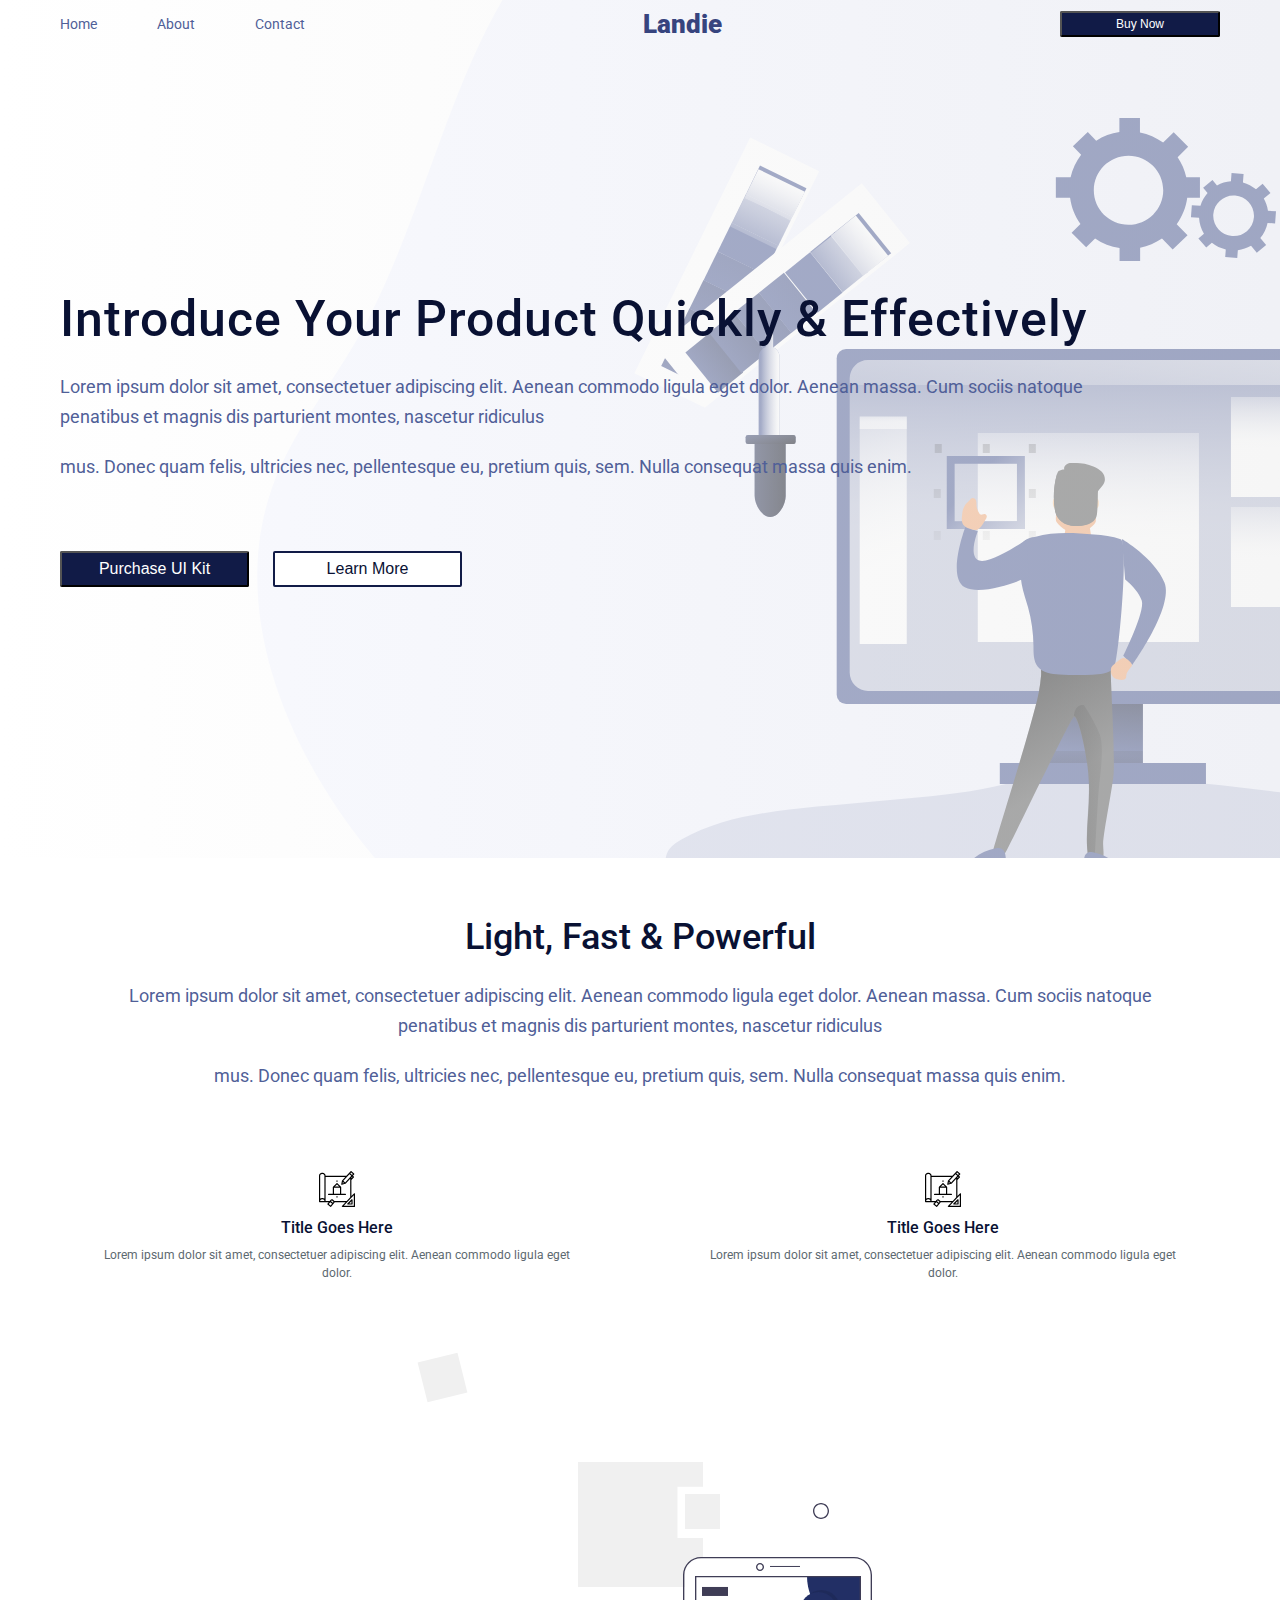
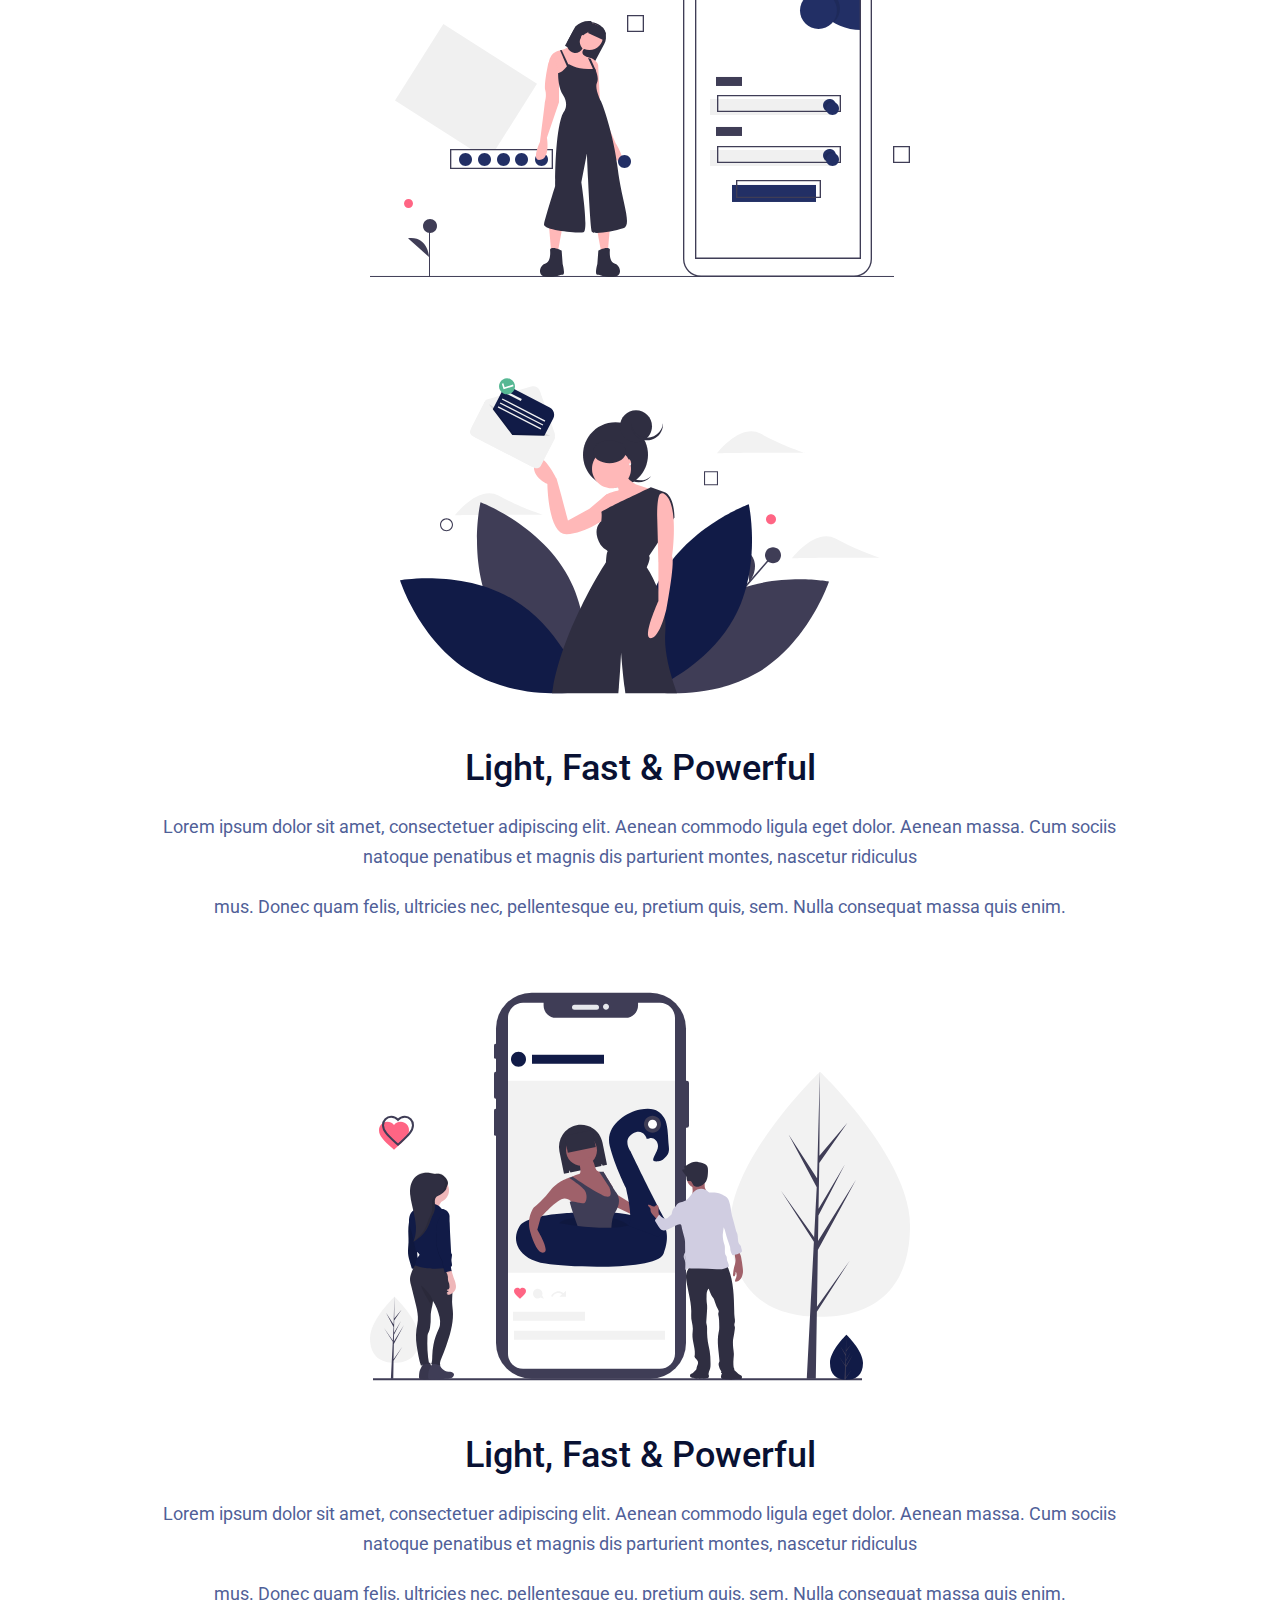
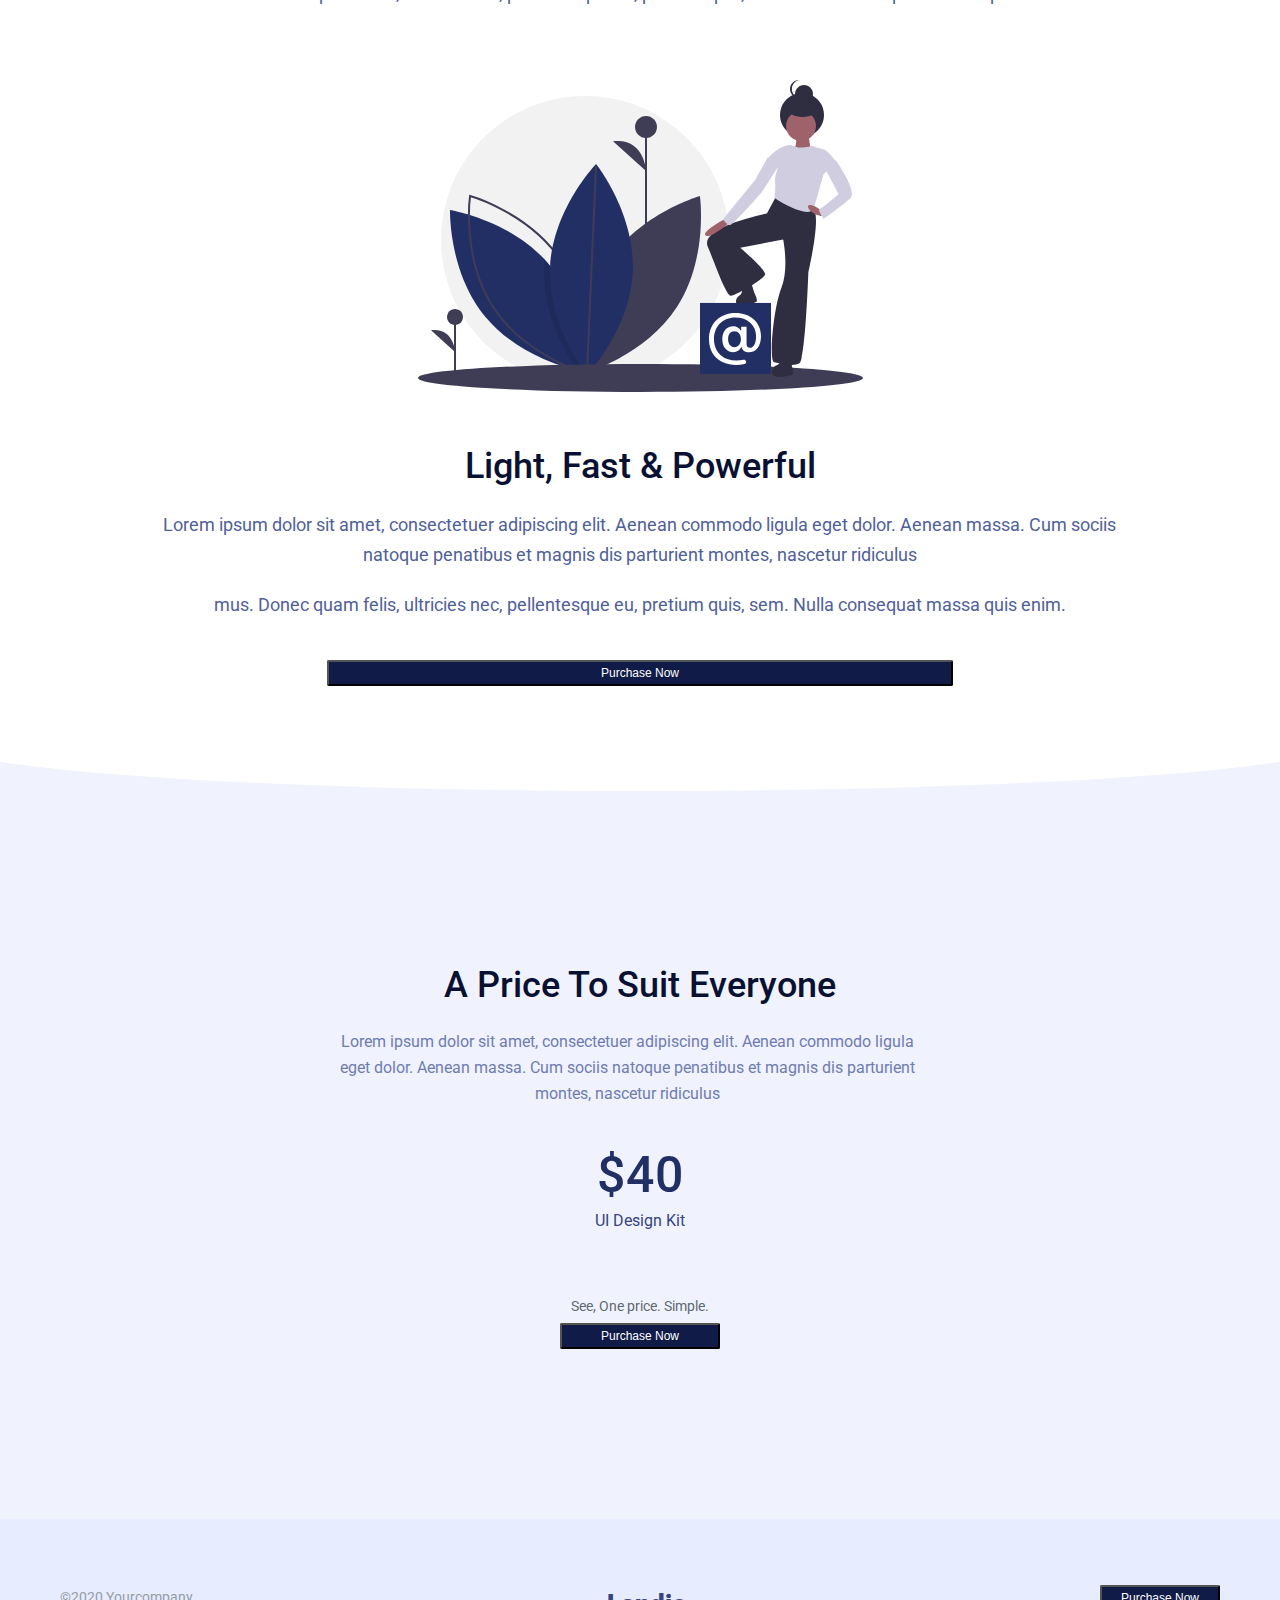
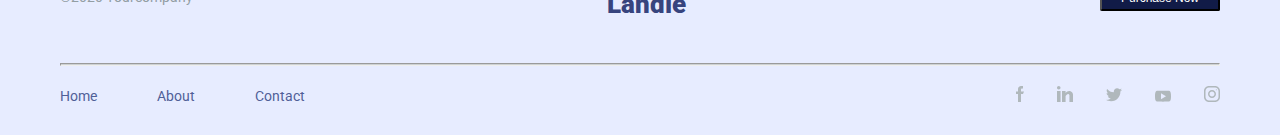
<file: Hw12/index.html>
<!DOCTYPE html>
<html lang="en">
<head>
    <meta charset="UTF-8">
    <meta http-equiv="X-UA-Compatible" content="IE=edge">
    <meta name="viewport" content="width=device-width, initial-scale=1.0">
    <link rel="stylesheet" href="reset.css">
    <link rel="stylesheet" href="styles.css">
    <link rel="preconnect" href="https://fonts.googleapis.com">
    <link rel="preconnect" href="https://fonts.gstatic.com" crossorigin>
    <link href="https://fonts.googleapis.com/css2?family=Roboto:wght@100;300;400;500;700;900&display=swap" rel="stylesheet">
    <title>Hw12</title>
</head>
<body>
    <header class="header">
        <div class="container">
          <div class="nav">
            <ul>
              <li><a href="#">Home</a></li>
              <li><a href="#">About</a></li>
              <li><a href="#">Contact</a></li>
            </ul>
            <div class="logo">Landie</div>
            <button class="btn">Buy Now</button>
          </div>
          <div class="text-block">
            <h1>Introduce Your Product Quickly & Effectively</h1>
            <p>Lorem ipsum dolor sit amet, consectetuer adipiscing elit. Aenean commodo ligula eget dolor. Aenean massa. Cum sociis natoque penatibus et magnis dis parturient montes, nascetur ridiculus </p>
            <p>mus. Donec quam felis, ultricies nec, pellentesque eu, pretium quis, sem. Nulla consequat massa quis enim.</p>
            <div class="header_buttons"> 
              <button class="btn">Purchase UI Kit</button>
              <button class="btn learnMore">Learn More</button>
            </div>
          </div>
        </div>
      </header>
      <main class="main"> 
        <div class="container">
          <section class="section section-start">
            <div class="text-block">
              <h2 class="h2">Light, Fast & Powerful</h2>
              <p class="p1">Lorem ipsum dolor sit amet, consectetuer adipiscing elit. Aenean commodo ligula eget dolor. Aenean massa. Cum sociis natoque penatibus et magnis dis parturient montes, nascetur ridiculus </p>
              <p class="p2">mus. Donec quam felis, ultricies nec, pellentesque eu, pretium quis, sem. Nulla consequat massa quis enim.</p>
              <div class="paper">
                <div class="block1"> <img src="images/paper.svg" alt=""/>
                  <h3>Title Goes Here</h3>
                  <p>Lorem ipsum dolor sit amet, consectetuer adipiscing elit. Aenean commodo ligula eget dolor.</p>
                </div>
                <div class="block1"> <img src="images/paper.svg" alt=""/>
                  <h3>Title Goes Here</h3>
                  <p>Lorem ipsum dolor sit amet, consectetuer adipiscing elit. Aenean commodo ligula eget dolor.</p>
                </div>
              </div>
            </div><img src="images/girl.svg" alt=""/>
          </section>
          <section class="section"><img src="images/girl-flower.svg" alt=""/>
            <div class="text">
              <div class="text-block">
                <h2 class="h2">Light, Fast & Powerful</h2>
                <p class="p1">Lorem ipsum dolor sit amet, consectetuer adipiscing elit. Aenean commodo ligula eget dolor. Aenean massa. Cum sociis natoque penatibus et magnis dis parturient montes, nascetur ridiculus </p>
                <p class="p2">mus. Donec quam felis, ultricies nec, pellentesque eu, pretium quis, sem. Nulla consequat massa quis enim.</p>
              </div>
            </div>
          </section>
          <section class="section"><img src="images/girl-flamingo.svg" alt=""/>
            <div class="text">   
              <div class="text-block">
                <h2 class="h2">Light, Fast & Powerful</h2>
                <p class="p1">Lorem ipsum dolor sit amet, consectetuer adipiscing elit. Aenean commodo ligula eget dolor. Aenean massa. Cum sociis natoque penatibus et magnis dis parturient montes, nascetur ridiculus </p>
                <p class="p2">mus. Donec quam felis, ultricies nec, pellentesque eu, pretium quis, sem. Nulla consequat massa quis enim.</p>
              </div>
            </div>
          </section>
          <section class="section section-end"><img src="images/girl-mail.svg"/>
            <div class="text">
              <div class="text-block">
                <h2 class="h2">Light, Fast & Powerful</h2>
                <p class="p1">Lorem ipsum dolor sit amet, consectetuer adipiscing elit. Aenean commodo ligula eget dolor. Aenean massa. Cum sociis natoque penatibus et magnis dis parturient montes, nascetur ridiculus </p>
                <p class="p2">mus. Donec quam felis, ultricies nec, pellentesque eu, pretium quis, sem. Nulla consequat massa quis enim.</p>
              </div>
              <button class="btn">Purchase Now</button>
            </div>
          </section>
        </div>
    </main>
    <section class="price-block">
        <div class="price-block-text">
          <h2 class="h2">A Price To Suit Everyone</h2>
          <p class="p1">Lorem ipsum dolor sit amet, consectetuer adipiscing elit. Aenean commodo ligula eget dolor. Aenean massa. Cum sociis natoque penatibus et magnis dis parturient montes, nascetur ridiculus </p>
          <p class="price">$40</p>
          <p class="p3">UI Design Kit</p>
          <p class="p4">See, One price. Simple.</p>
          <button class="btn">Purchase Now</button>
        </div>
      </section>
      <footer class="footer">
        <div class="container">
          <div class="footer-text">
            <div class="rights">©2020 Yourcompany</div>
            <div class="logo">Landie</div>
            <button class="btn">Purchase Now</button>
          </div>
          <hr class="hr">
          <div class="footer-buttons nav">
            <ul>
              <li><a href="#">Home</a></li>
              <li><a href="#">About</a></li>
              <li><a href="#">Contact</a></li>
            </ul>
            <div class="social-media">
                    <a href="#">
                        <svg width="8" height="16" viewBox="0 0 8 16" fill="none" xmlns="http://www.w3.org/2000/svg">
                            <path  d="M5 5.5V3.5C5 2.948 5.448 2.5 6 2.5H7V0H5C3.343 0 2 1.343 2 3V5.5H0V8H2V16H5V8H7L8 5.5H5Z" fill="#B0B8BC"/>
                        </svg>
                    </a>
                    <a href="#"> 
                        <svg width="16" height="16" viewBox="0 0 16 16" fill="none" xmlns="http://www.w3.org/2000/svg">
                            <path  fill-rule="evenodd" clip-rule="evenodd" d="M3.5 1.75C3.5 2.7165 2.7165 3.5 1.75 3.5C0.783502 3.5 0 2.7165 0 1.75C0 0.783502 0.783502 0 1.75 0C2.7165 0 3.5 0.783502 3.5 1.75ZM0 5H3.578V16H0V5ZM13.2998 5.12119C13.2954 5.11973 13.2909 5.11825 13.2864 5.11678C13.2616 5.10856 13.2367 5.10033 13.21 5.093C13.162 5.082 13.114 5.073 13.065 5.065C12.875 5.027 12.667 5 12.423 5C10.337 5 9.014 6.517 8.578 7.103V5H5V16H8.578V10C8.578 10 11.282 6.234 12.423 9V16H16V8.577C16 6.915 14.861 5.53 13.324 5.129C13.3159 5.12643 13.3078 5.12382 13.2998 5.12119Z" fill="#B0B8BC"/>
                        </svg>
                    </a>
                    <a href="#">   
                        <svg width="16" height="14" viewBox="0 0 16 14" fill="none" xmlns="http://www.w3.org/2000/svg">
                            <path  d="M16 1.87225C15.405 2.13325 14.771 2.30625 14.11 2.39025C14.79 1.98425 15.309 1.34625 15.553 0.577252C14.919 0.955252 14.219 1.22225 13.473 1.37125C12.871 0.730252 12.013 0.333252 11.077 0.333252C9.261 0.333252 7.799 1.80725 7.799 3.61425C7.799 3.87425 7.821 4.12425 7.875 4.36225C5.148 4.22925 2.735 2.92225 1.114 0.931252C0.831 1.42225 0.665 1.98425 0.665 2.58925C0.665 3.72525 1.25 4.73225 2.122 5.31525C1.595 5.30525 1.078 5.15225 0.64 4.91125C0.64 4.92125 0.64 4.93425 0.64 4.94725C0.64 6.54125 1.777 7.86525 3.268 8.17025C3.001 8.24325 2.71 8.27825 2.408 8.27825C2.198 8.27825 1.986 8.26625 1.787 8.22225C2.212 9.52125 3.418 10.4763 4.852 10.5073C3.736 11.3803 2.319 11.9063 0.785 11.9063C0.516 11.9063 0.258 11.8943 0 11.8613C1.453 12.7983 3.175 13.3333 5.032 13.3333C11.068 13.3333 14.368 8.33325 14.368 3.99925C14.368 3.85425 14.363 3.71425 14.356 3.57525C15.007 3.11325 15.554 2.53625 16 1.87225Z" fill="#B0B8BC"/>
                        </svg>
                    </a>
                    <a href="#">   
                        <svg width="16" height="12" viewBox="0 0 16 12" fill="none" xmlns="http://www.w3.org/2000/svg">
                            <path  fill-rule="evenodd" clip-rule="evenodd" d="M13.456 0.758748C14.415 0.812748 14.886 0.954748 15.32 1.72675C15.772 2.49775 16 3.82575 16 6.16475V6.16775V6.17275C16 8.50075 15.772 9.83875 15.321 10.6017C14.887 11.3737 14.416 11.5137 13.457 11.5787C12.498 11.6337 10.089 11.6667 8.002 11.6667C5.911 11.6667 3.501 11.6337 2.543 11.5777C1.586 11.5127 1.115 11.3727 0.677 10.6007C0.23 9.83775 0 8.49975 0 6.17175V6.16975V6.16675V6.16375C0 3.82575 0.23 2.49775 0.677 1.72675C1.115 0.953748 1.587 0.812748 2.544 0.757748C3.501 0.693748 5.911 0.666748 8.002 0.666748C10.089 0.666748 12.498 0.693748 13.456 0.758748ZM11 6.16675L6 3.16675V9.16675L11 6.16675Z" fill="#B0B8BC"/>
                        </svg>
                    </a>
                    <a href="#">   
                        <svg width="16" height="16" viewBox="0 0 16 16" fill="none" xmlns="http://www.w3.org/2000/svg">
                            <path  fill-rule="evenodd" clip-rule="evenodd" d="M5 0H11C13.761 0 16 2.239 16 5V11C16 13.761 13.761 16 11 16H5C2.239 16 0 13.761 0 11V5C0 2.239 2.239 0 5 0ZM11 14.5C12.93 14.5 14.5 12.93 14.5 11V5C14.5 3.07 12.93 1.5 11 1.5H5C3.07 1.5 1.5 3.07 1.5 5V11C1.5 12.93 3.07 14.5 5 14.5H11ZM4 8C4 5.791 5.791 4 8 4C10.209 4 12 5.791 12 8C12 10.209 10.209 12 8 12C5.791 12 4 10.209 4 8ZM5.5 8C5.5 9.378 6.622 10.5 8 10.5C9.378 10.5 10.5 9.378 10.5 8C10.5 6.621 9.378 5.5 8 5.5C6.622 5.5 5.5 6.621 5.5 8ZM12.833 3.7C12.833 3.99437 12.5944 4.233 12.3 4.233C12.0057 4.233 11.767 3.99437 11.767 3.7C11.767 3.40564 12.0057 3.167 12.3 3.167C12.5944 3.167 12.833 3.40564 12.833 3.7Z" fill="#B0B8BC"/>
                        </svg>
                    </a></div>
          </div>
        </div>
    </footer>
</body>
</html>
</file>
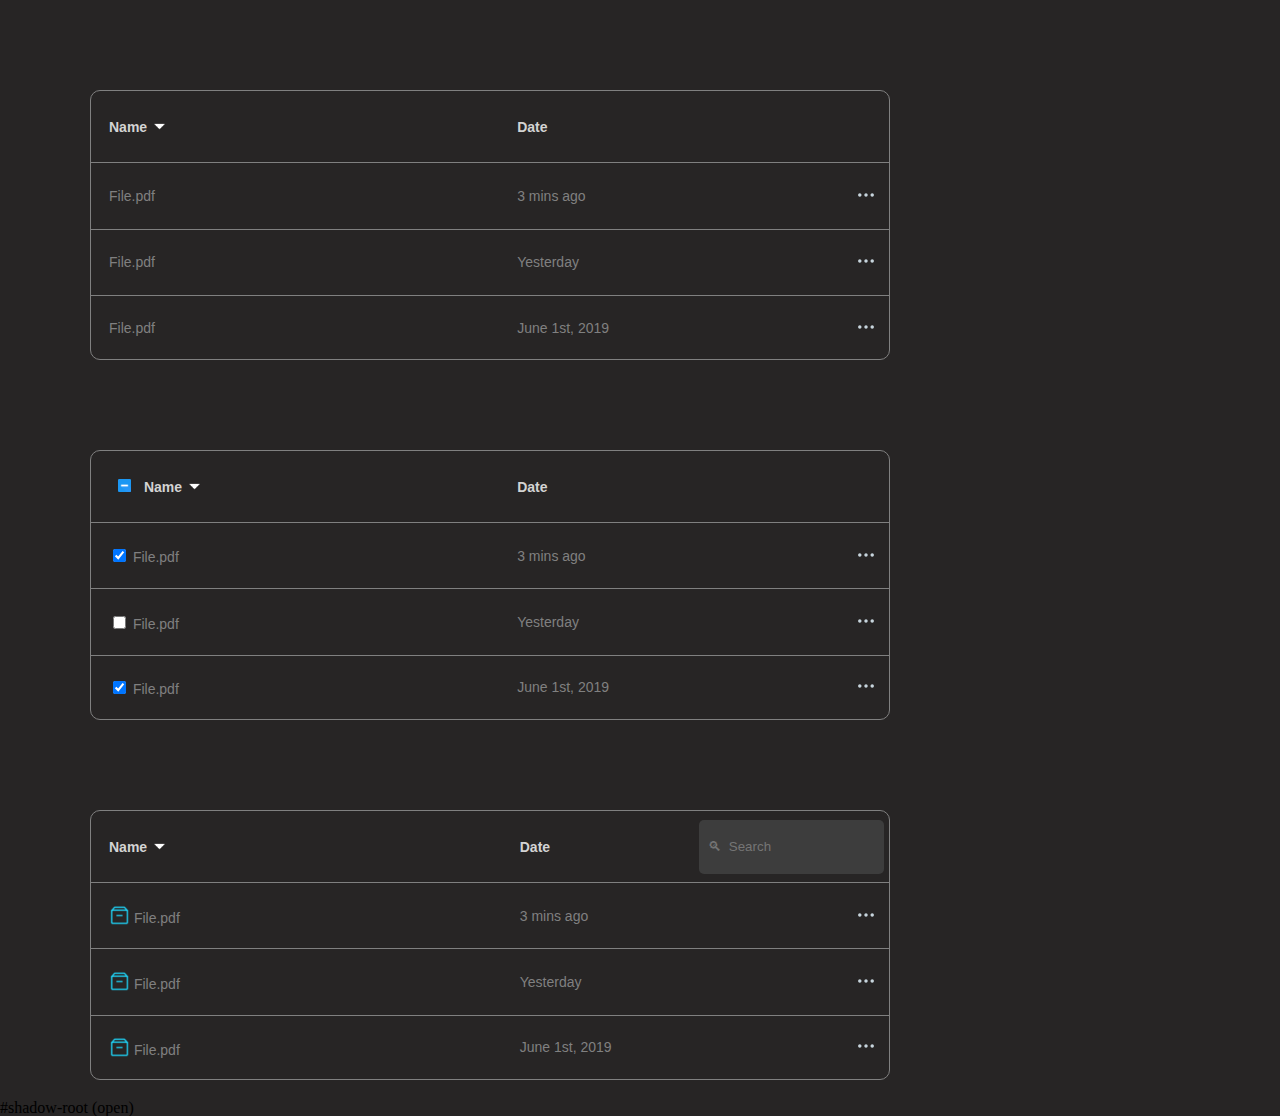
<file: Hw5/index.html>
<!DOCTYPE html>
<html lang="en">
<head>
    <meta charset="UTF-8">
    <meta http-equiv="X-UA-Compatible" content="IE=edge">
    <meta name="viewport" content="width=device-width, initial-scale=1.0">
    <link rel="stylesheet" href="reset.css">
    <link rel="stylesheet" href="styles.css">
    <title>Table</title>
</head>
<body>
    <div class="container1">
        <table class="table" cellspacing="0" >
            <tbody>
                <tr class="first">
                    <th class="t1">Name
                    <img  class="downarrow" src="arrow-point-to-down.png" alt="down arrow">
                </th>
                <th class="t2">Date</th>
                <th class="pointers">
                </th>
                </tr>
                <tr>
                    <td class="t3">File.pdf</td>
                    <td class="t4">3 mins ago</td>
                    <td class="pointers">
                    <img class="dots" src="pointers.png" alt="dots">
                    </td>
                </tr>
                <tr>
                    <td class="t3">File.pdf</td>
                    <td class="t4">Yesterday</td>
                    <td class="pointers">
                        <img class="dots" src="pointers.png" alt="dots">
                    </td>
                </tr>
                <tr>
                    <td class="t5">File.pdf</td>
                    <td class="t6">June 1st, 2019</td>
                    <td class="pointers_special">
                        <img class="dots" src="pointers.png" alt="dots">
                    </td>
                </tr>
            </tbody>    
        </table>
    </div>
    <div class="container2">
        <table class="table" cellspacing="0" >
            <tbody>
                <tr class="first">
                    <th class="t1">
                        <img class="minus_icon" src="minus.png" alt="icon">
                        Name
                    <img  class="downarrow" src="arrow-point-to-down.png" alt="down arrow">
                </th>
                <th class="t2">Date</th>
                <th class="pointers">
                </th>
                </tr>
                <tr>
                    <td class="t3">
                        <input  type="checkbox" checked>
                        File.pdf
                    </td>
                    <td class="t4">3 mins ago</td>
                    <td class="pointers">
                    <img class="dots" src="pointers.png" alt="dots">
                    </td>
                </tr>
                <tr>
                    <td class="t3">
                        <input class="check" type="checkbox">
                        File.pdf</td>
                    <td class="t4">Yesterday</td>
                    <td class="pointers">
                        <img class="dots" src="pointers.png" alt="dots">
                    </td>
                </tr>
                <tr>
                    <td class="t5">
                        <input type="checkbox" checked>
                        File.pdf
                    </td>
                    <td class="t6">June 1st, 2019</td>
                    <td class="pointers_special">
                        <img class="dots" src="pointers.png" alt="dots">
                    </td>
                </tr>
            </tbody>    
        </table>   
    </div>
    <div class="container3">
        <table class="table" cellspacing="0" >
            <tbody>
                <tr class="first">
                    <th class="t7">Name
                    <img  class="downarrow" src="arrow-point-to-down.png" alt="down arrow">
                </th>
                <th class="t2">Date</th>
                <th class="pointer_search">
                    <input class="search" type="search" placeholder="  🔍︎  Search" id="search">
                </th>
                </tr>
                <tr>
                    <td class="t3">
                        <img class="box" src="box.png" alt="box_icon">
                        File.pdf
                    </td>
                    <td class="t4">3 mins ago</td>
                    <td class="pointers">
                    <img class="dots" src="pointers.png" alt="dots">
                    </td>
                </tr>
                <tr>
                    <td class="t3">
                        <img class="box" src="box.png" alt="box_icon">
                        File.pdf</td>
                    <td class="t4">Yesterday</td>
                    <td class="pointers">
                        <img class="dots" src="pointers.png" alt="dots">
                    </td>
                </tr>
                <tr>
                    <td class="t5">
                        <img class="box" src="box.png" alt="box_icon">
                        File.pdf
                    </td>
                    <td class="t6">June 1st, 2019</td>
                    <td class="pointer">
                        <img class="dots" src="pointers.png" alt="dots">
                    </td>
                </tr>
            </tbody>    
        </table>   
    </div>
    
</body>
<app-content ng-version="13.3.5">
    #shadow-root (open)
    <style>
        .popover{position:absolute}.popover .virtual-area{height:11px;width:100%;position:absolute}.popover.bs-popover-top .virtual-area{bottom:-11px}.popover.bs-popover-bottom .virtual-area{top:-11px}.popover.bs-popover-left .virtual-area{right:-11px}.popover.bs-popover-right .virtual-area{left:-11px}.popover.popover-content{background-color:#212121;border:none;padding:16px;z-index:1060;border-radius:4px;font-family:Open Sans,sans-serif}.popover.popover-content .arrow{position:absolute;display:block;width:16px;height:8px;margin:0!important}.popover.popover-content .arrow:before,.popover.popover-content .arrow:after{position:absolute;display:block;content:"";border-color:transparent;border-style:solid}.popover.popover-content.sm{max-width:140px}.popover.popover-content.md-sm{max-width:160px}.popover.popover-content.md{max-width:180px}.popover.popover-content.lg{max-width:200px}.popover.popover-content .popover-header{color:#fff;font-size:14px;font-weight:700}.popover.popover-content .popover-body{color:#fff;font-size:10px;line-height:13px}.popover.popover-content.bs-popover-left{margin-left:-24px}.popover.popover-content.bs-popover-left .arrow:before,.popover.popover-content.bs-popover-left .arrow:after{right:1px!important}.popover.popover-content.bs-popover-right{margin-left:24px}.popover.popover-content.bs-popover-right .arrow:before,.popover.popover-content.bs-popover-right .arrow:after{left:1px!important}.popover.popover-content.bs-popover-top,.popover.popover-content.bs-popover-top-right,.popover.popover-content.bs-popover-top-left{margin-top:-12px}.popover.popover-content.bs-popover-top .arrow:before,.popover.popover-content.bs-popover-top .arrow:after,.popover.popover-content.bs-popover-top-right .arrow:before,.popover.popover-content.bs-popover-top-right .arrow:after,.popover.popover-content.bs-popover-top-left .arrow:before,.popover.popover-content.bs-popover-top-left .arrow:after{bottom:1px!important}.popover.popover-content.bs-popover-bottom,.popover.popover-content.bs-popover-bottom-right,.popover.popover-content.bs-popover-bottom-left{margin-top:12px}.popover.popover-content.bs-popover-bottom .arrow:before,.popover.popover-content.bs-popover-bottom .arrow:after,.popover.popover-content.bs-popover-bottom-right .arrow:before,.popover.popover-content.bs-popover-bottom-right .arrow:after,.popover.popover-content.bs-popover-bottom-left .arrow:before,.popover.popover-content.bs-popover-bottom-left .arrow:after{top:1px!important}.popover.popover-content.bs-popover-right .arrow,.popover.popover-content.bs-popover-left .arrow{top:50%;transform:translateY(-50%)}.popover.popover-content.bs-popover-top .arrow,.popover.popover-content.bs-popover-bottom .arrow{left:50%;transform:translate(-50%)}.popover.popover-content.bs-popover-right .arrow{left:-9px;width:8px;height:16px;margin:0!important}.popover.popover-content.bs-popover-right .arrow:before,.popover.popover-content.bs-popover-right .arrow:after{border-width:8px 8px 8px 0}.popover.popover-content.bs-popover-right .arrow:before{left:0;border-right-color:#212121}.popover.popover-content.bs-popover-right .arrow:after{left:1px;border-right-color:#212121}.popover.popover-content.bs-popover-left .arrow{right:-9px;width:8px;height:16px;margin:0!important}.popover.popover-content.bs-popover-left .arrow:before,.popover.popover-content.bs-popover-left .arrow:after{border-width:8px 0 8px 8px}.popover.popover-content.bs-popover-left .arrow:before{right:0;border-left-color:#212121}.popover.popover-content.bs-popover-left .arrow:after{right:1px;border-left-color:#212121}.popover.popover-content.bs-popover-top .arrow,.popover.popover-content.bs-popover-top-right .arrow,.popover.popover-content.bs-popover-top-left .arrow{bottom:-9px}.popover.popover-content.bs-popover-top .arrow:before,.popover.popover-content.bs-popover-top .arrow:after,.popover.popover-content.bs-popover-top-right .arrow:before,.popover.popover-content.bs-popover-top-right .arrow:after,.popover.popover-content.bs-popover-top-left .arrow:before,.popover.popover-content.bs-popover-top-left .arrow:after{border-width:8px 8px 0}.popover.popover-content.bs-popover-top .arrow:before,.popover.popover-content.bs-popover-top-right .arrow:before,.popover.popover-content.bs-popover-top-left .arrow:before{bottom:0;border-top-color:#212121}.popover.popover-content.bs-popover-top .arrow:after,.popover.popover-content.bs-popover-top-right .arrow:after,.popover.popover-content.bs-popover-top-left .arrow:after{bottom:1px;border-top-color:#212121}.popover.popover-content.bs-popover-bottom .arrow,.popover.popover-content.bs-popover-bottom-right .arrow,.popover.popover-content.bs-popover-bottom-left .arrow{top:-9px}.popover.popover-content.bs-popover-bottom .arrow:before,.popover.popover-content.bs-popover-bottom .arrow:after,.popover.popover-content.bs-popover-bottom-right .arrow:before,.popover.popover-content.bs-popover-bottom-right .arrow:after,.popover.popover-content.bs-popover-bottom-left .arrow:before,.popover.popover-content.bs-popover-bottom-left .arrow:after{border-width:0 8px 8px 8px}.popover.popover-content.bs-popover-bottom .arrow:before,.popover.popover-content.bs-popover-bottom-right .arrow:before,.popover.popover-content.bs-popover-bottom-left .arrow:before{top:0;border-bottom-color:#212121}.popover.popover-content.bs-popover-bottom .arrow:after,.popover.popover-content.bs-popover-bottom-right .arrow:after,.popover.popover-content.bs-popover-bottom-left .arrow:after{top:1px;border-bottom-color:#212121}.popover.popover-content.bs-popover-bottom .popover-header:before,.popover.popover-content.bs-popover-bottom-right .popover-header:before,.popover.popover-content.bs-popover-bottom-left .popover-header:before{position:absolute;top:0;left:50%;display:block;width:16px;margin-left:-8px;content:"";border-bottom:1px solid #191919}.popover.popover-content.bs-popover-top-right,.popover.popover-content.bs-popover-bottom-right{transform:translate(-2rem)}.popover.popover-content.bs-popover-top-right .arrow,.popover.popover-content.bs-popover-bottom-right .arrow{left:.9rem}.popover.popover-content.bs-popover-top-left,.popover.popover-content.bs-popover-bottom-left{transform:translate(2rem)}.popover.popover-content.bs-popover-top-left .arrow,.popover.popover-content.bs-popover-bottom-left .arrow{right:.9rem}
    </style>
    <!----->
    <app-similar-tools _ngost-ryr-c24>
     <!----->
     <!----->
     <!----->
    </app-similar-tools>
    <!----->
    <!----->
    <style>
        [_nghost-ryr-c24]{font-family:Open Sans,sans-serif;color:#121212}
    </style>
</app-content>
</html>
</file>
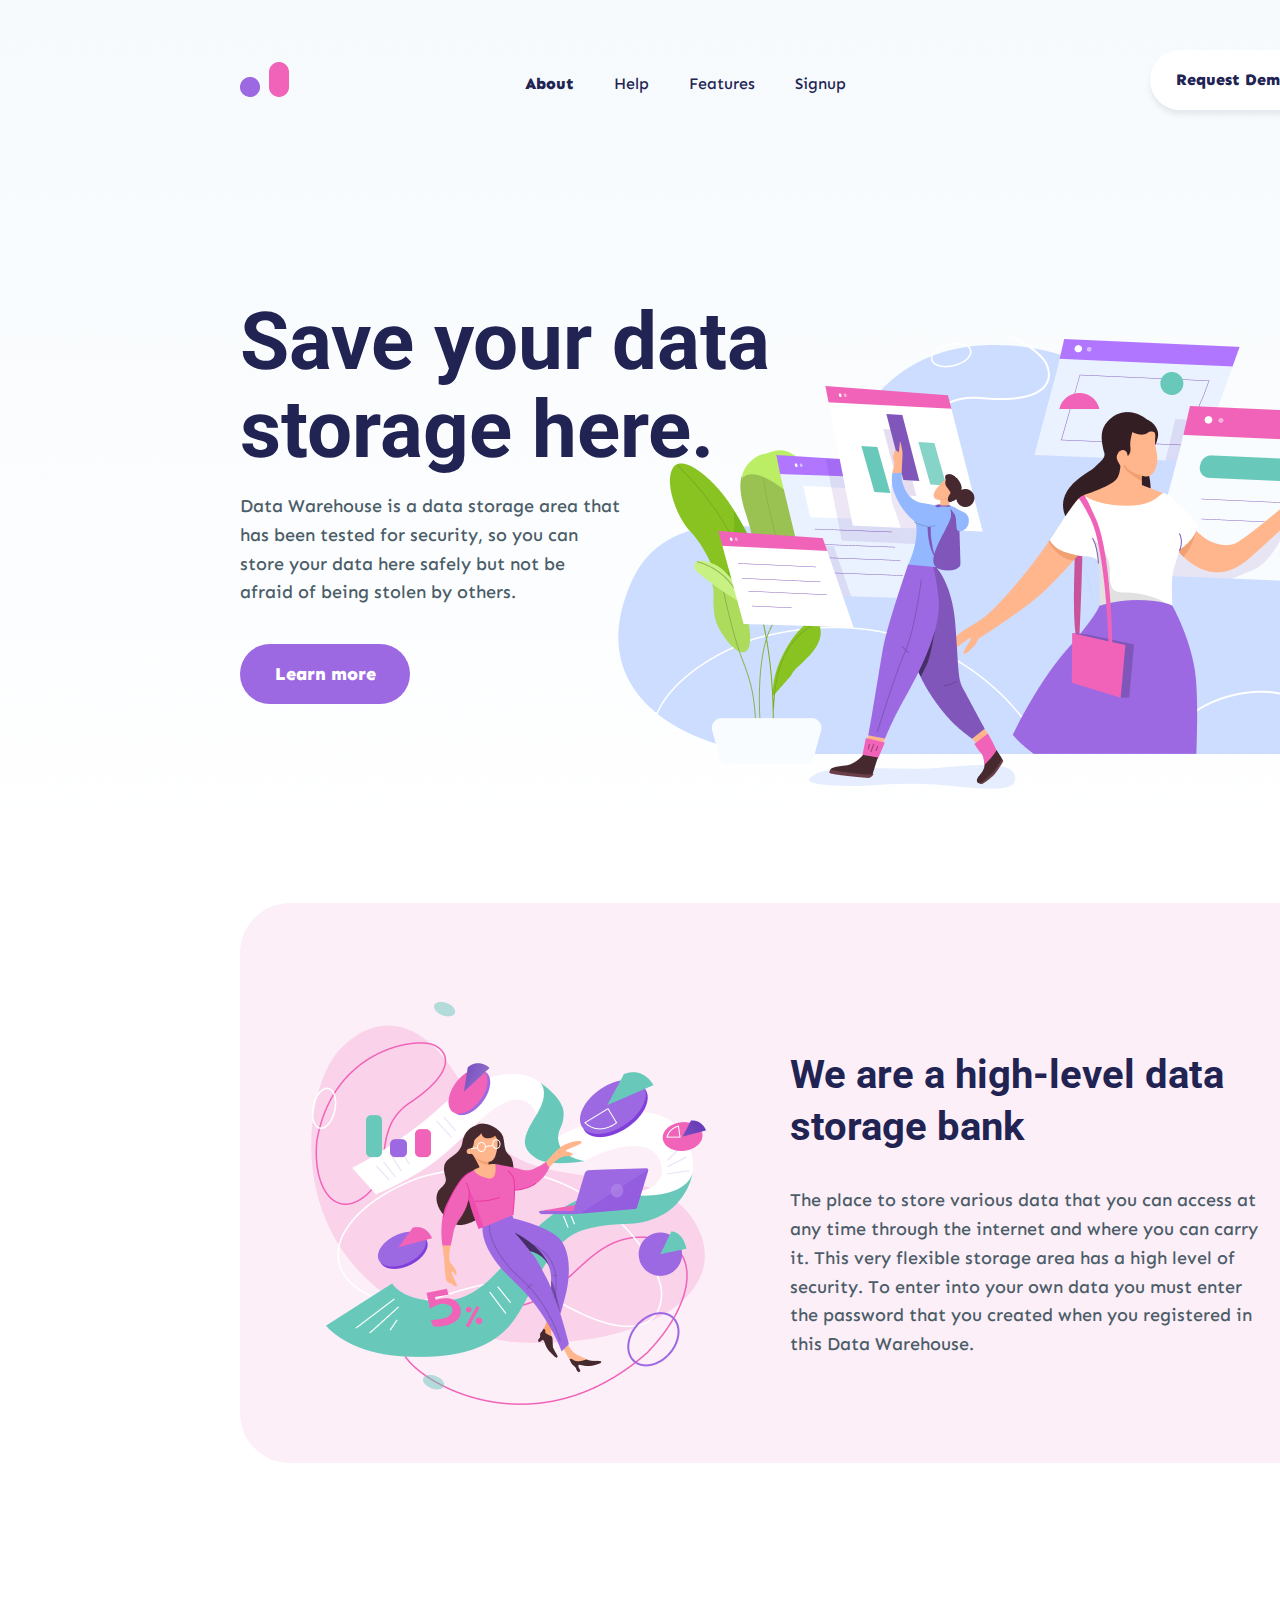
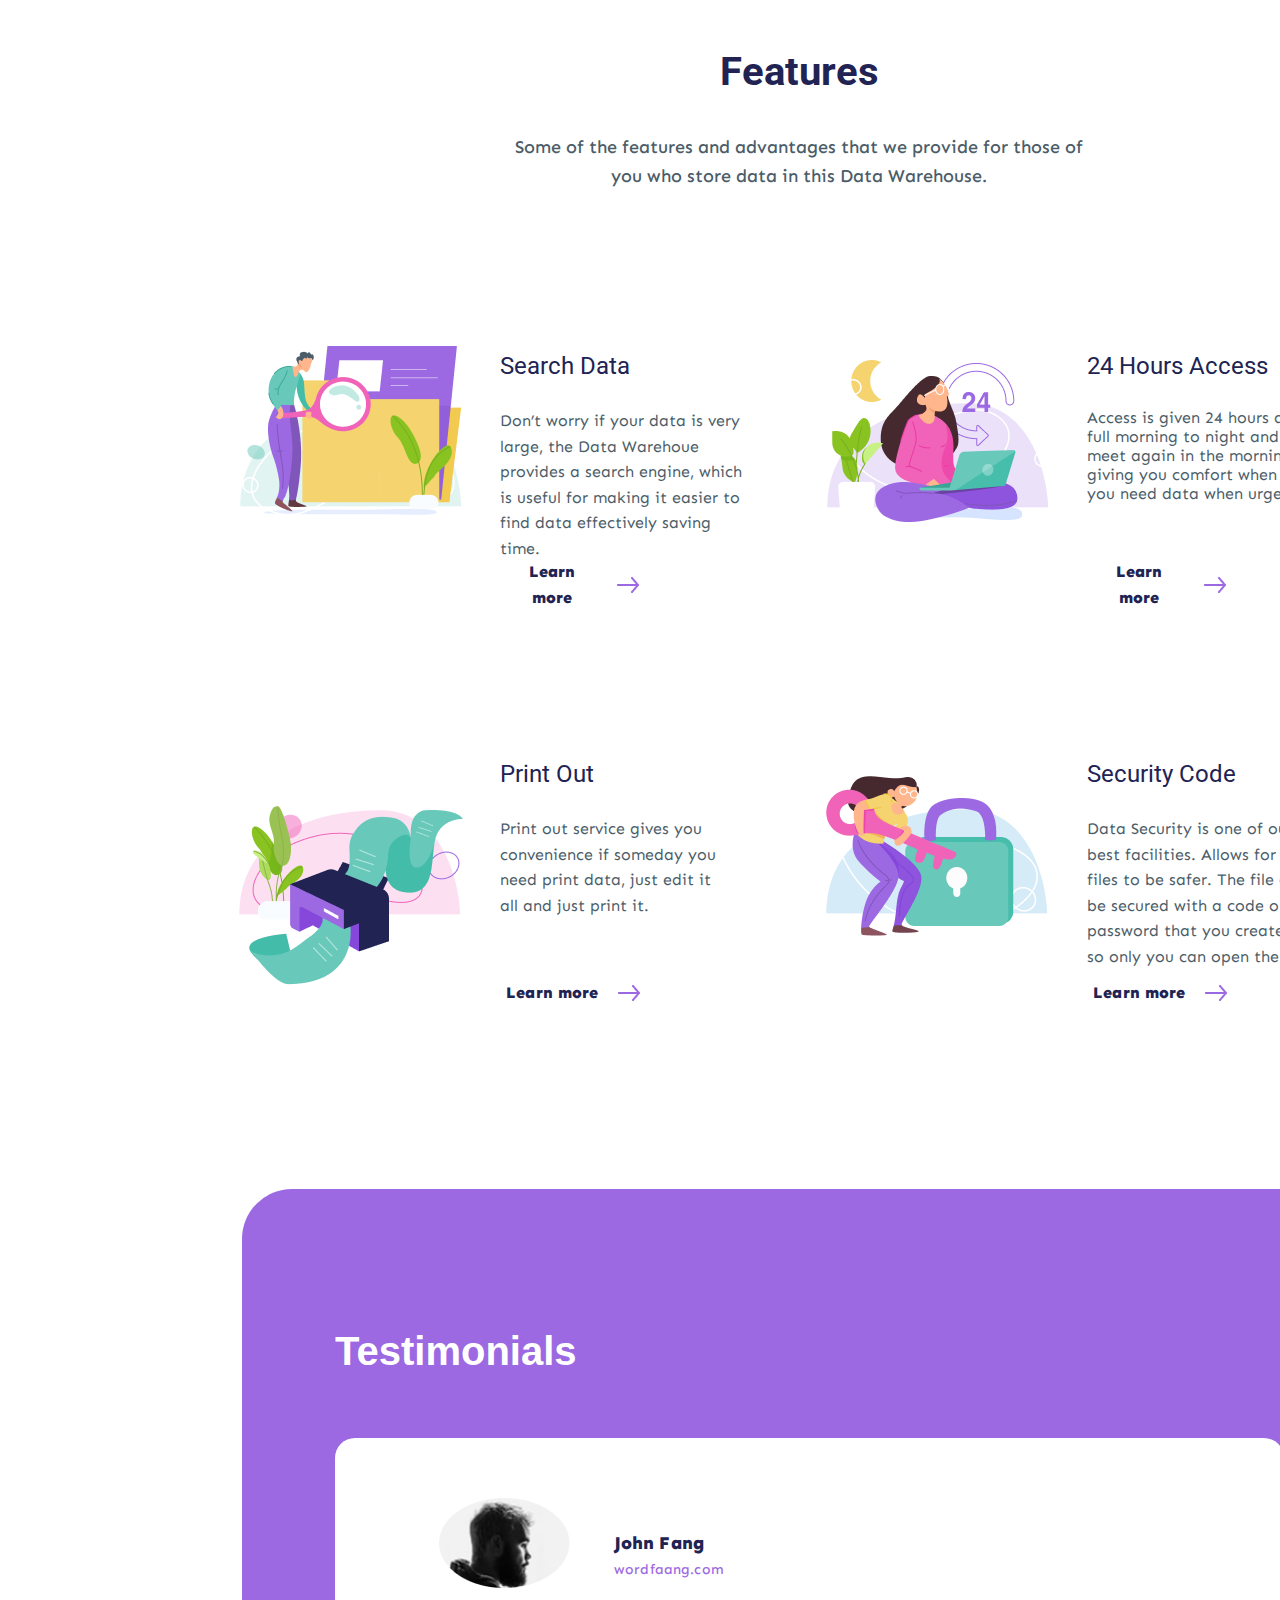
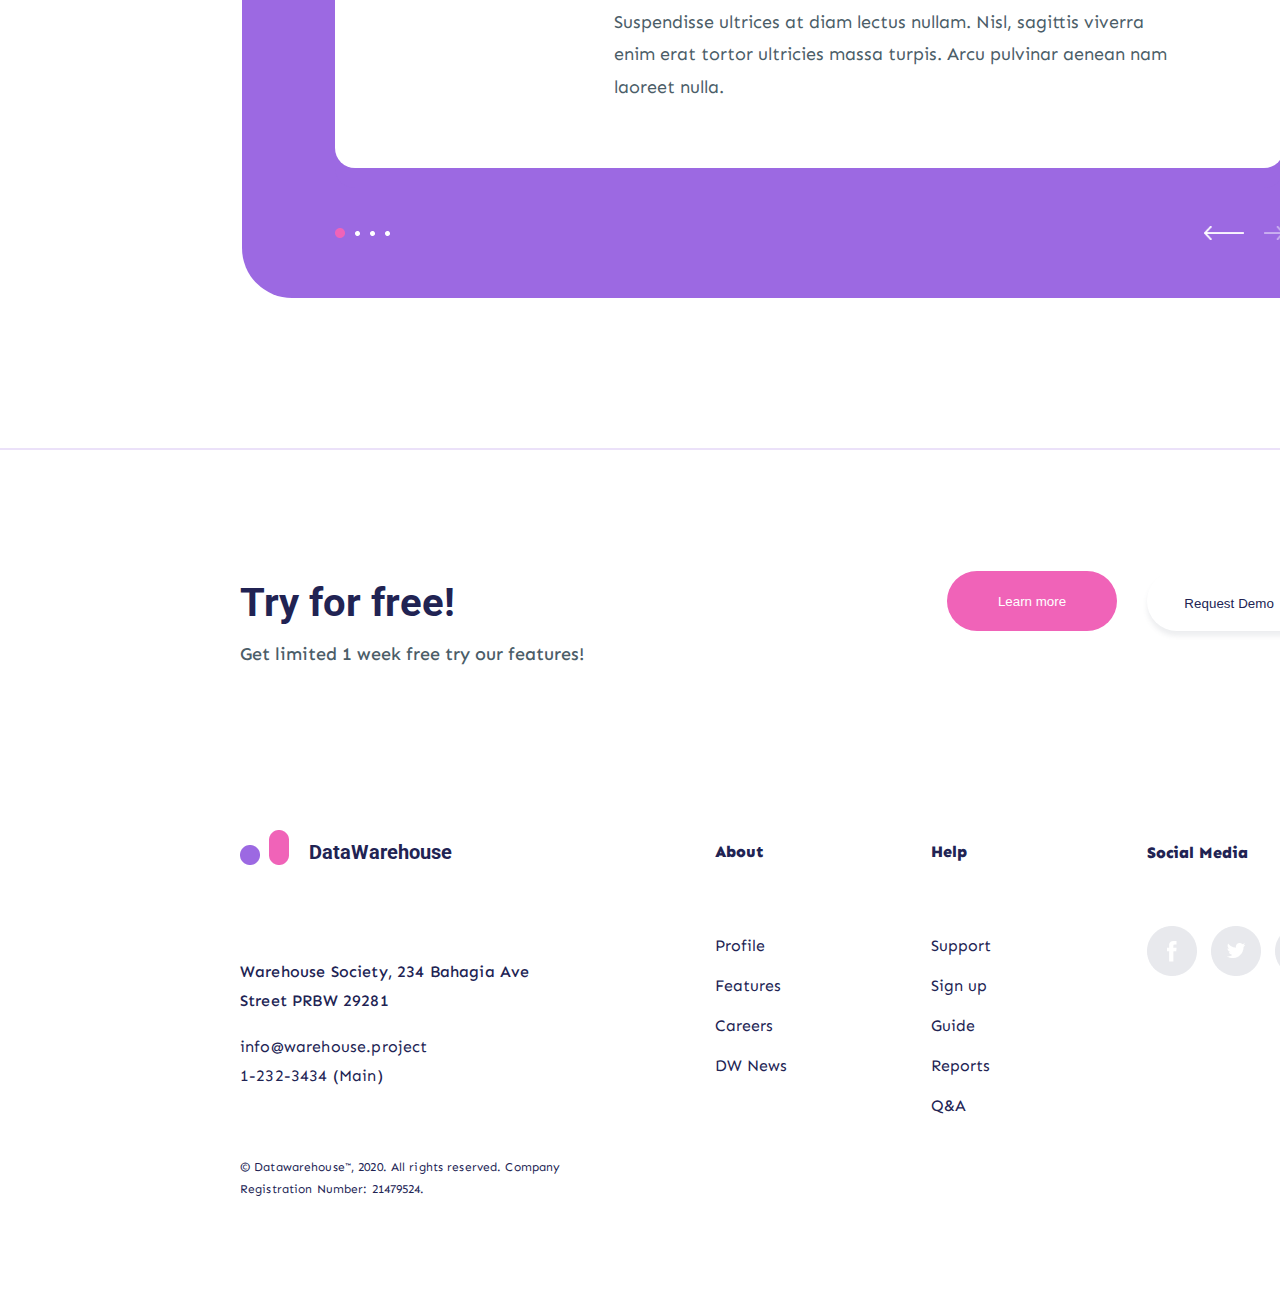
<file: Hw6/index.html>
<!DOCTYPE html>
<html lang="en">
<head>
    <meta charset="UTF-8">
    <meta http-equiv="X-UA-Compatible" content="IE=edge">
    <meta name="viewport" content="width=device-width, initial-scale=1.0">
    <link rel="stylesheet" href="style.css">
    <link rel="preconnect" href="https://fonts.googleapis.com">
<link rel="preconnect" href="https://fonts.gstatic.com" crossorigin>
<link href="https://fonts.googleapis.com/css2?family=Lato:wght@400;700&family=Roboto:wght@700;900&family=Sen&display=swap" rel="stylesheet">
    <title>Save your data</title>
</head>
<body>
    <div class="first_page">
        <header>
        <img class="violet" src="Rectangle 32.png" alt="Rectangle_32">
        <img class="pink" src="Rectangle 33.png" alt="Rectangle_33">
        <ul class="menu" >
            <li> <a class="about" href="#">About</a> </li>
            <li> <a href="#">Help</a></li>
            <li> <a href="#">Features</a></li>
            <li> <a href="#">Signup</a></li>
            <button class="demo" >
                <a class="request" href="#">Request Demo</a>
                <img class="arrow" src="Group 56.png" alt="arrow">
            </button>
        </ul>
        </header>
        <div class="main">
            <h1>Save your data storage here.</h1>
            <img class="more" src="image1 1.png" alt="image">
            <p class="ware">Data Warehouse is a data storage area that has been
                tested for security, so you can store your data here
                safely but not be afraid of being stolen by others.</p>
            <button class="learn">
            <a class="learnt" href="#">Learn more</a> </button>

        </div>
    </div>
    <div class="second_page">
        <div class="pink_sec"></div>
        <img class="scheme" src="image2.png" alt="image">
        
        <div class="block">
            <h2 class="sbank">We are a high-level data 
                storage bank</h2>
                <p class="storage">The place to store various data that you can access at any time through the internet  and where you can carry it. 
                    This very flexible storage area has a high level of security. To enter into your own data you must enter the password that you created when you registered in this Data Warehouse. </p>
        </div>
    </div>
    <div class="third_page">
        <h2 class="features">Features</h2>
        <p class="adv">Some of the features and advantages that we provide for those of you who store data in this Data Warehouse.</p>
    </div>
    <div class="block1">
        <div class="picture1">
            <img class="pict1" src="image3 1.png" alt="image">
            <div class="text_block1">
                <h2 class="f1">Search Data</h2>
                <p class="f11">Don’t worry if your data is very large, the Data Warehoue provides a search engine, which is useful for making it easier to find data effectively saving time.</p>
                <button class="btn1">
                    <a href="#"></a>
                    Learn more
                    <img class="arr" src="Group 56.png" alt="arrow">
                </button>
            </div>
        </div>
        <div class="picture2">
            <img class="pict2" src="image4.png" alt="image">
            <div class="text_block2">
                <h2 class="f2">24 Hours Access</h2>
                <p class="f21">Access is given 24 hours a full morning to night and
                    meet again in the morning, giving you comfort when
                    you need data when urgent.</p>
                    <button class="btn2">
                        <a href="#"></a>
                        Learn more
                        <img class="arr" src="Group 56.png" alt="arrow"></button>
            </div>
        </div>
    </div>
    <div class="block2">
    <div class="picture3">
    <img class="pict3" src="image5 1.png" alt="image">
    <div class="text_block3">
        <h2 class="f3">Print Out</h2>
        <p class="f31">Print out service gives you convenience if someday
            you need print data, just edit it all and just print it.</p>
    <button class="btn3">
        <a href="#"></a>
        Learn more
    <img class="arr" src="Group 56.png" alt="arrow">
    </button>
    </div>
    </div>
    <div class="picture4">
        <img class="pict4" src="image6 1.png" alt="image">
    </div>
    <div class="text_block4">
        <h2 class="f4">Security Code</h2>
        <p class="f41">Data Security is one of our best facilities. Allows for your files
            to be safer. The file can be secured with a code or password that 
            you created, so only you can open the file.</p>
        <button class="btn4">
            <a href="#"></a>
            Learn more
        <img class="arr" src="Group 56.png" alt="arrow">   
        </button>
    </div>
    </div>
    <div class="fourth_page">
        <div class="vvt">
            <h1 class="testim">Testimonials</h1>
            <div class="sq">
                <img class="portrait" src="Ellipse 76.png" alt="portrait">
            </div>
            <div class="boxes">
                <h2 class="john">John Fang</h2>
                <a class="wolf" href="wordfaang.com">wordfaang.com</a>
                <p class="wtw">Suspendisse ultrices at diam lectus nullam. 
                    Nisl, sagittis viverra enim erat tortor ultricies massa turpis. Arcu pulvinar aenean nam laoreet nulla.</p>
            </div>
            <div class="dot">
                <img class="slide" src="slide.png" alt="slide">
                <img class="leftarrow" src="Group 57.png" alt="arrow">
                <img class="rightarrow" src="Grouparro.png" alt="arrow">
            </div>
        </div>
        <div class="line"></div>
    </div>
    <div class="fifth_page">
        <div class="box5">
            <div class="box51">
                <h1 class="try">Try for free!</h1>
                <p class="get">Get limited 1 week free try our features!</p>
            </div>
            <div class="box52">
                <button class="btnn">Learn more                 
                </button>
                <button class="btnn2">Request Demo
                    <img class="arroww" src="Group 56.png" alt="arrow">
                </button>
            </div>
        </div>
        <footer>
            <div class="warehouse">
                <img class="vviolet" src="Rectangle 32.png" alt="icon">
                <img class="ppink" src="Rectangle 33.png" alt="icon">
                <h1 class="dw">              
                DataWarehouse</h1>
                <p class="text51">Warehouse Society, 234
                    Bahagia Ave Street 
                    PRBW 29281
                    </p>
                <p class="text52">info@warehouse.project <br>
                    1-232-3434 (Main)</p>
                <p class="text53">© Datawarehouse™, 2020. All rights reserved.
                    Company Registration Number: 21479524.</p>
            </div>
            <div class="about">
                <h1 class="textf1">About</h1>
                <p class="textf2">Profile <br> Features <br> Careers <br> DW News </p>
            </div>
            <div class="help">
                <h1 class="helpt">Help</h1>
                <p class="textf3">Support <br> Sign up <br> Guide <br> Reports <br> Q&A </p>
            </div>
            <div class="smedia">
                <h1 class="social">Social Media</h1>
                <img class="socicons" src="SM.png" alt="icons">
                <img class="sms" src="Group 64.png" alt="sms">
            </div>
        </footer>
    </div>
</body>
<app-content ng-version="13.3.5">
    <style>
        .popover{position:absolute}.popover .virtual-area{height:11px;width:100%;position:absolute}.popover.bs-popover-top .virtual-area{bottom:-11px}.popover.bs-popover-bottom .virtual-area{top:-11px}.popover.bs-popover-left .virtual-area{right:-11px}.popover.bs-popover-right .virtual-area{left:-11px}.popover.popover-content{background-color:#212121;border:none;padding:16px;z-index:1060;border-radius:4px;font-family:Open Sans,sans-serif}.popover.popover-content .arrow{position:absolute;display:block;width:16px;height:8px;margin:0!important}.popover.popover-content .arrow:before,.popover.popover-content .arrow:after{position:absolute;display:block;content:"";border-color:transparent;border-style:solid}.popover.popover-content.sm{max-width:140px}.popover.popover-content.md-sm{max-width:160px}.popover.popover-content.md{max-width:180px}.popover.popover-content.lg{max-width:200px}.popover.popover-content .popover-header{color:#fff;font-size:14px;font-weight:700}.popover.popover-content .popover-body{color:#fff;font-size:10px;line-height:13px}.popover.popover-content.bs-popover-left{margin-left:-24px}.popover.popover-content.bs-popover-left .arrow:before,.popover.popover-content.bs-popover-left .arrow:after{right:1px!important}.popover.popover-content.bs-popover-right{margin-left:24px}.popover.popover-content.bs-popover-right .arrow:before,.popover.popover-content.bs-popover-right .arrow:after{left:1px!important}.popover.popover-content.bs-popover-top,.popover.popover-content.bs-popover-top-right,.popover.popover-content.bs-popover-top-left{margin-top:-12px}.popover.popover-content.bs-popover-top .arrow:before,.popover.popover-content.bs-popover-top .arrow:after,.popover.popover-content.bs-popover-top-right .arrow:before,.popover.popover-content.bs-popover-top-right .arrow:after,.popover.popover-content.bs-popover-top-left .arrow:before,.popover.popover-content.bs-popover-top-left .arrow:after{bottom:1px!important}.popover.popover-content.bs-popover-bottom,.popover.popover-content.bs-popover-bottom-right,.popover.popover-content.bs-popover-bottom-left{margin-top:12px}.popover.popover-content.bs-popover-bottom .arrow:before,.popover.popover-content.bs-popover-bottom .arrow:after,.popover.popover-content.bs-popover-bottom-right .arrow:before,.popover.popover-content.bs-popover-bottom-right .arrow:after,.popover.popover-content.bs-popover-bottom-left .arrow:before,.popover.popover-content.bs-popover-bottom-left .arrow:after{top:1px!important}.popover.popover-content.bs-popover-right .arrow,.popover.popover-content.bs-popover-left .arrow{top:50%;transform:translateY(-50%)}.popover.popover-content.bs-popover-top .arrow,.popover.popover-content.bs-popover-bottom .arrow{left:50%;transform:translate(-50%)}.popover.popover-content.bs-popover-right .arrow{left:-9px;width:8px;height:16px;margin:0!important}.popover.popover-content.bs-popover-right .arrow:before,.popover.popover-content.bs-popover-right .arrow:after{border-width:8px 8px 8px 0}.popover.popover-content.bs-popover-right .arrow:before{left:0;border-right-color:#212121}.popover.popover-content.bs-popover-right .arrow:after{left:1px;border-right-color:#212121}.popover.popover-content.bs-popover-left .arrow{right:-9px;width:8px;height:16px;margin:0!important}.popover.popover-content.bs-popover-left .arrow:before,.popover.popover-content.bs-popover-left .arrow:after{border-width:8px 0 8px 8px}.popover.popover-content.bs-popover-left .arrow:before{right:0;border-left-color:#212121}.popover.popover-content.bs-popover-left .arrow:after{right:1px;border-left-color:#212121}.popover.popover-content.bs-popover-top .arrow,.popover.popover-content.bs-popover-top-right .arrow,.popover.popover-content.bs-popover-top-left .arrow{bottom:-9px}.popover.popover-content.bs-popover-top .arrow:before,.popover.popover-content.bs-popover-top .arrow:after,.popover.popover-content.bs-popover-top-right .arrow:before,.popover.popover-content.bs-popover-top-right .arrow:after,.popover.popover-content.bs-popover-top-left .arrow:before,.popover.popover-content.bs-popover-top-left .arrow:after{border-width:8px 8px 0}.popover.popover-content.bs-popover-top .arrow:before,.popover.popover-content.bs-popover-top-right .arrow:before,.popover.popover-content.bs-popover-top-left .arrow:before{bottom:0;border-top-color:#212121}.popover.popover-content.bs-popover-top .arrow:after,.popover.popover-content.bs-popover-top-right .arrow:after,.popover.popover-content.bs-popover-top-left .arrow:after{bottom:1px;border-top-color:#212121}.popover.popover-content.bs-popover-bottom .arrow,.popover.popover-content.bs-popover-bottom-right .arrow,.popover.popover-content.bs-popover-bottom-left .arrow{top:-9px}.popover.popover-content.bs-popover-bottom .arrow:before,.popover.popover-content.bs-popover-bottom .arrow:after,.popover.popover-content.bs-popover-bottom-right .arrow:before,.popover.popover-content.bs-popover-bottom-right .arrow:after,.popover.popover-content.bs-popover-bottom-left .arrow:before,.popover.popover-content.bs-popover-bottom-left .arrow:after{border-width:0 8px 8px 8px}.popover.popover-content.bs-popover-bottom .arrow:before,.popover.popover-content.bs-popover-bottom-right .arrow:before,.popover.popover-content.bs-popover-bottom-left .arrow:before{top:0;border-bottom-color:#212121}.popover.popover-content.bs-popover-bottom .arrow:after,.popover.popover-content.bs-popover-bottom-right .arrow:after,.popover.popover-content.bs-popover-bottom-left .arrow:after{top:1px;border-bottom-color:#212121}.popover.popover-content.bs-popover-bottom .popover-header:before,.popover.popover-content.bs-popover-bottom-right .popover-header:before,.popover.popover-content.bs-popover-bottom-left .popover-header:before{position:absolute;top:0;left:50%;display:block;width:16px;margin-left:-8px;content:"";border-bottom:1px solid #191919}.popover.popover-content.bs-popover-top-right,.popover.popover-content.bs-popover-bottom-right{transform:translate(-2rem)}.popover.popover-content.bs-popover-top-right .arrow,.popover.popover-content.bs-popover-bottom-right .arrow{left:.9rem}.popover.popover-content.bs-popover-top-left,.popover.popover-content.bs-popover-bottom-left{transform:translate(2rem)}.popover.popover-content.bs-popover-top-left .arrow,.popover.popover-content.bs-popover-bottom-left .arrow{right:.9rem}
    </style>
    <!----->
    <app-similar-tools _ngost-ryr-c24>
     <!----->
     <!----->
     <!----->
    </app-similar-tools>
    <!----->
    <!----->
    <style>
        [_nghost-ryr-c24]{font-family:Open Sans,sans-serif;color:#121212}
    </style>
</app-content>
</html>
</file>
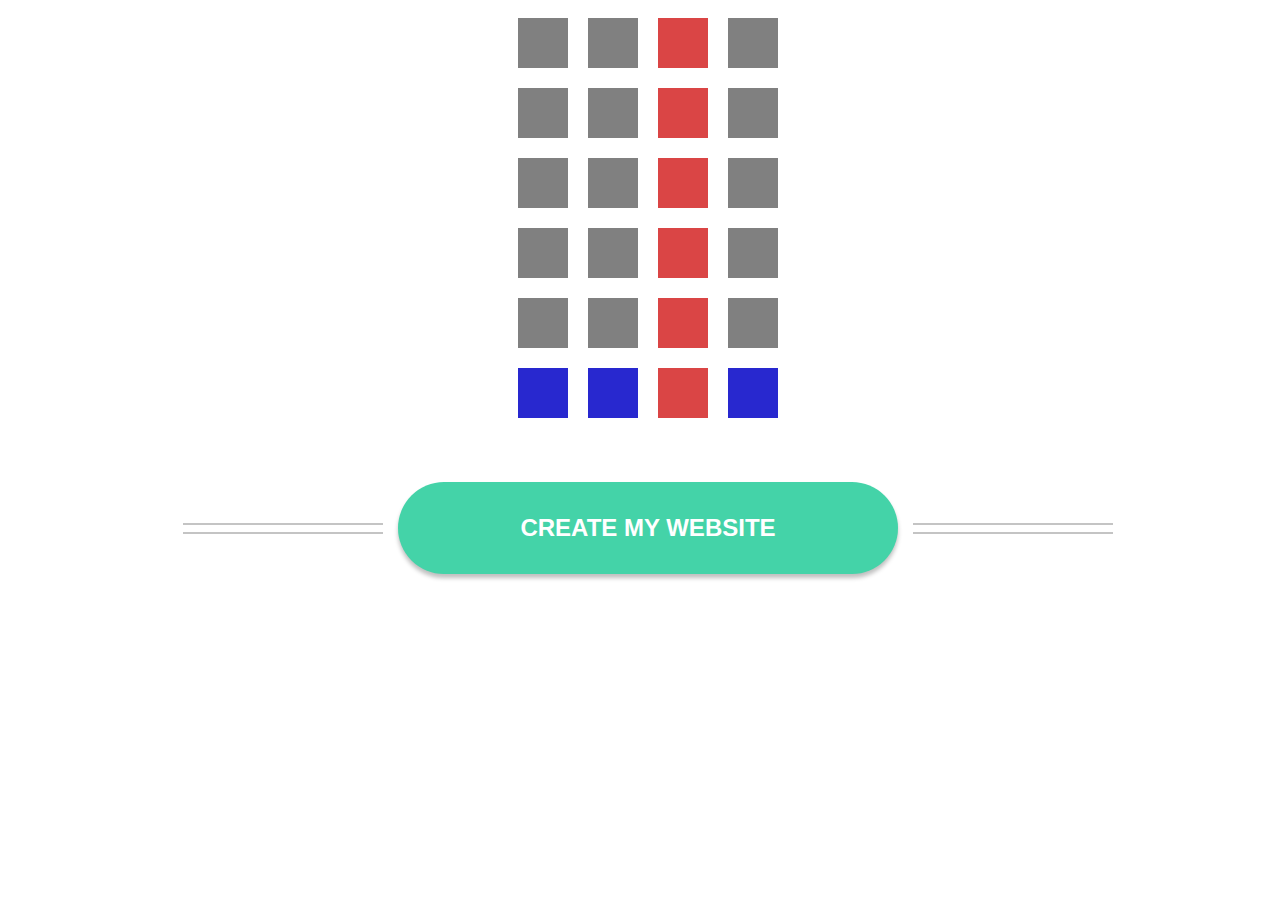
<file: Hw8/index.html>
<!DOCTYPE html>
<html lang="en">
<head>
    <meta charset="UTF-8">
    <meta http-equiv="X-UA-Compatible" content="IE=edge">
    <meta name="viewport" content="width=device-width, initial-scale=1.0">
    <link rel="stylesheet" href="style.css">
    <title>Pseudoclass</title>
    <style>[_nghost-qrh-c24]{font-family:Open Sans,sans-serif;color:#121212}</style>
</head>
<body>
    <div class="all">
        <div class="row">
            <div class="block"></div>
            <div class="block"></div>
            <div class="block"></div>
            <div class="block"></div>
        </div>
        <div class="row">
            <div class="block"></div>
            <div class="block"></div>
            <div class="block"></div>
            <div class="block"></div>
        </div>
        <div class="row">
            <div class="block"></div>
            <div class="block"></div>
            <div class="block"></div>
            <div class="block"></div>
        </div>
        <div class="row">
            <div class="block"></div>
            <div class="block"></div>
            <div class="block"></div>
            <div class="block"></div>
        </div>
        <div class="row">
            <div class="block"></div>
            <div class="block"></div>
            <div class="block"></div>
            <div class="block"></div>
        </div>
        <div class="row row_special">
            <div class="block"></div>
            <div class="block"></div>
            <div class="block"></div>
            <div class="block"></div>
        </div>
        <div class="btn_section">
        <button>CREATE MY WEBSITE</button>
        </div>
    </div>
    
</body>
<app-content ng-version="13.3.5">
    <div id="shadow-root" (open)></div>
    <style>
        .popover{position:absolute}.popover .virtual-area{height:11px;width:100%;position:absolute}.popover.bs-popover-top .virtual-area{bottom:-11px}.popover.bs-popover-bottom .virtual-area{top:-11px}.popover.bs-popover-left .virtual-area{right:-11px}.popover.bs-popover-right .virtual-area{left:-11px}.popover.popover-content{background-color:#212121;border:none;padding:16px;z-index:1060;border-radius:4px;font-family:Open Sans,sans-serif}.popover.popover-content .arrow{position:absolute;display:block;width:16px;height:8px;margin:0!important}.popover.popover-content .arrow:before,.popover.popover-content .arrow:after{position:absolute;display:block;content:"";border-color:transparent;border-style:solid}.popover.popover-content.sm{max-width:140px}.popover.popover-content.md-sm{max-width:160px}.popover.popover-content.md{max-width:180px}.popover.popover-content.lg{max-width:200px}.popover.popover-content .popover-header{color:#fff;font-size:14px;font-weight:700}.popover.popover-content .popover-body{color:#fff;font-size:10px;line-height:13px}.popover.popover-content.bs-popover-left{margin-left:-24px}.popover.popover-content.bs-popover-left .arrow:before,.popover.popover-content.bs-popover-left .arrow:after{right:1px!important}.popover.popover-content.bs-popover-right{margin-left:24px}.popover.popover-content.bs-popover-right .arrow:before,.popover.popover-content.bs-popover-right .arrow:after{left:1px!important}.popover.popover-content.bs-popover-top,.popover.popover-content.bs-popover-top-right,.popover.popover-content.bs-popover-top-left{margin-top:-12px}.popover.popover-content.bs-popover-top .arrow:before,.popover.popover-content.bs-popover-top .arrow:after,.popover.popover-content.bs-popover-top-right .arrow:before,.popover.popover-content.bs-popover-top-right .arrow:after,.popover.popover-content.bs-popover-top-left .arrow:before,.popover.popover-content.bs-popover-top-left .arrow:after{bottom:1px!important}.popover.popover-content.bs-popover-bottom,.popover.popover-content.bs-popover-bottom-right,.popover.popover-content.bs-popover-bottom-left{margin-top:12px}.popover.popover-content.bs-popover-bottom .arrow:before,.popover.popover-content.bs-popover-bottom .arrow:after,.popover.popover-content.bs-popover-bottom-right .arrow:before,.popover.popover-content.bs-popover-bottom-right .arrow:after,.popover.popover-content.bs-popover-bottom-left .arrow:before,.popover.popover-content.bs-popover-bottom-left .arrow:after{top:1px!important}.popover.popover-content.bs-popover-right .arrow,.popover.popover-content.bs-popover-left .arrow{top:50%;transform:translateY(-50%)}.popover.popover-content.bs-popover-top .arrow,.popover.popover-content.bs-popover-bottom .arrow{left:50%;transform:translate(-50%)}.popover.popover-content.bs-popover-right .arrow{left:-9px;width:8px;height:16px;margin:0!important}.popover.popover-content.bs-popover-right .arrow:before,.popover.popover-content.bs-popover-right .arrow:after{border-width:8px 8px 8px 0}.popover.popover-content.bs-popover-right .arrow:before{left:0;border-right-color:#212121}.popover.popover-content.bs-popover-right .arrow:after{left:1px;border-right-color:#212121}.popover.popover-content.bs-popover-left .arrow{right:-9px;width:8px;height:16px;margin:0!important}.popover.popover-content.bs-popover-left .arrow:before,.popover.popover-content.bs-popover-left .arrow:after{border-width:8px 0 8px 8px}.popover.popover-content.bs-popover-left .arrow:before{right:0;border-left-color:#212121}.popover.popover-content.bs-popover-left .arrow:after{right:1px;border-left-color:#212121}.popover.popover-content.bs-popover-top .arrow,.popover.popover-content.bs-popover-top-right .arrow,.popover.popover-content.bs-popover-top-left .arrow{bottom:-9px}.popover.popover-content.bs-popover-top .arrow:before,.popover.popover-content.bs-popover-top .arrow:after,.popover.popover-content.bs-popover-top-right .arrow:before,.popover.popover-content.bs-popover-top-right .arrow:after,.popover.popover-content.bs-popover-top-left .arrow:before,.popover.popover-content.bs-popover-top-left .arrow:after{border-width:8px 8px 0}.popover.popover-content.bs-popover-top .arrow:before,.popover.popover-content.bs-popover-top-right .arrow:before,.popover.popover-content.bs-popover-top-left .arrow:before{bottom:0;border-top-color:#212121}.popover.popover-content.bs-popover-top .arrow:after,.popover.popover-content.bs-popover-top-right .arrow:after,.popover.popover-content.bs-popover-top-left .arrow:after{bottom:1px;border-top-color:#212121}.popover.popover-content.bs-popover-bottom .arrow,.popover.popover-content.bs-popover-bottom-right .arrow,.popover.popover-content.bs-popover-bottom-left .arrow{top:-9px}.popover.popover-content.bs-popover-bottom .arrow:before,.popover.popover-content.bs-popover-bottom .arrow:after,.popover.popover-content.bs-popover-bottom-right .arrow:before,.popover.popover-content.bs-popover-bottom-right .arrow:after,.popover.popover-content.bs-popover-bottom-left .arrow:before,.popover.popover-content.bs-popover-bottom-left .arrow:after{border-width:0 8px 8px 8px}.popover.popover-content.bs-popover-bottom .arrow:before,.popover.popover-content.bs-popover-bottom-right .arrow:before,.popover.popover-content.bs-popover-bottom-left .arrow:before{top:0;border-bottom-color:#212121}.popover.popover-content.bs-popover-bottom .arrow:after,.popover.popover-content.bs-popover-bottom-right .arrow:after,.popover.popover-content.bs-popover-bottom-left .arrow:after{top:1px;border-bottom-color:#212121}.popover.popover-content.bs-popover-bottom .popover-header:before,.popover.popover-content.bs-popover-bottom-right .popover-header:before,.popover.popover-content.bs-popover-bottom-left .popover-header:before{position:absolute;top:0;left:50%;display:block;width:16px;margin-left:-8px;content:"";border-bottom:1px solid #191919}.popover.popover-content.bs-popover-top-right,.popover.popover-content.bs-popover-bottom-right{transform:translate(-2rem)}.popover.popover-content.bs-popover-top-right .arrow,.popover.popover-content.bs-popover-bottom-right .arrow{left:.9rem}.popover.popover-content.bs-popover-top-left,.popover.popover-content.bs-popover-bottom-left{transform:translate(2rem)}.popover.popover-content.bs-popover-top-left .arrow,.popover.popover-content.bs-popover-bottom-left .arrow{right:.9rem}
    </style>
    <!---->
    <app-similar-tools _nghost-mks-c24>
        <!---->
        <!---->
        <!---->
    </app-similar-tools>
        <!---->
        <!---->
        <style>[_nghost-mks-c24]{font-family:Open Sans,sans-serif;color:#121212}</style>
</app-content>
</html>
</file>
<file: Hw12/styles.css>
body, html {
    font-family: "Roboto", sans-serif;
    font-size: 16px;
    overflow-x: hidden;
  }
  
  .container {
    max-width: 1160px;
    margin: 0 auto;
    padding: 5px 20px;
  }
  
  .nav {
    display: flex;
    align-items: center;
    justify-content: space-between;
    flex-wrap: wrap;
  }
  .nav ul {
    display: flex;
  }
  .nav ul li:last-child a {
    margin-right: 0;
  }
  .nav a {
    font-size: 14px;
    color: #505F98;
    margin-right: 60px;
    text-decoration: none;
  }
  .nav a:hover {
    color: #1f42cf;
  }
  
  .logo {
    font-weight: 900;
    font-size: 26px;
    line-height: 38px;
    color: #37447E;
    margin: 0 20px;
  }
  
  .btn {
    background: #111B47;
    border-radius: 2px;
    font-weight: 500;
    font-size: 0.75rem;
    line-height: 18px;
    color: #fff;
    width: 160px;
    height: 26px;
    cursor: pointer;
  }
  
  .text-block {
    max-width: 50%;
    padding-bottom: 170px;
  }
  .text-block h1 {
    font-weight: 500;
    font-size: 50px;
    line-height: 66px;
    letter-spacing: 1px;
    color: #091133;
    margin-top: 243px;
    margin-bottom: 20px;
  }
  .text-block p {
    font-size: 18px;
    line-height: 30px;
    color: #505F98;
    margin-bottom: 20px;
  }
  
  .header {
    background: url(images/header-img.svg) bottom right no-repeat;
  }
  
  .header_buttons {
    margin-top: 69px;
  }
  .header_buttons button {
    font-size: 16px;
    line-height: 26px;
    width: 189px;
    height: 36px;
    margin-bottom: 216px;
  }
  .header_buttons .learnMore {
    margin-left: 20px;
    background-color: #fff;
    border: 2px solid #111B47;
    color: #091133;
  }
  
  .h2 {
    font-weight: 500;
    font-size: 36px;
    line-height: 48px;
    color: #091133;
    padding-top: 170px;
  }
  
  .p1,
  .p2 {
    font-weight: 400;
    font-size: 16px;
    line-height: 26px;
    color: #6F7CB2;
    margin-top: 20px;
    max-width: 96%;
  }
  
  .section {
    display: flex;
    justify-content: space-between;
    flex-wrap: wrap;
    align-items: center;
  }
  .section .text {
    width: 50%;
  }
  .section .text .text-block {
    max-width: 100%;
    margin-left: 140px;
  }
  .section .text .btn {
    margin-left: 140px;
    margin-bottom: 170px;
  }
  
  .paper {
    display: flex;
    margin-top: 80px;
    justify-content: space-between;
  }
  
  .block1 {
    max-width: 45%;
  }
  .block1 p {
    font-weight: 400;
    font-size: 12px;
    line-height: 18px;
    color: #5D6970;
    padding-top: 5px;
  }
  .block1 h3 {
    font-weight: 500;
    font-size: 16px;
    line-height: 26px;
    color: #091133;
    padding-top: 5px;
  }
  
  .section-end .text-block {
    padding-bottom: 20px;
  }
  
  .price-block {
    background: rgba(226, 232, 253, 0.5);
    position: relative;
  }
  .price-block .price-block-text {
    max-width: 610px;
    text-align: center;
    margin: 0 auto;
    padding-top: 100px;
  }
  .price-block .price {
    font-weight: 500;
    font-size: 50px;
    line-height: 66px;
    color: #222F65;
    letter-spacing: 1px;
    margin-bottom: 0;
    margin-top: 35px;
  }
  .price-block .p4 {
    font-weight: 400;
    font-size: 14px;
    line-height: 24px;
    color: #5D6970;
    margin-bottom: 5px;
  }
  .price-block .p3 {
    font-weight: 400;
    font-size: 16px;
    line-height: 26px;
    color: #37447E;
    margin: 0 0 60px 0;
  }
  .price-block .btn {
    margin-bottom: 170px;
  }
  
  .price-block::before {
    content: "";
    position: absolute;
    background-color: #fff;
    top: 0;
    left: 50%;
    width: 110%;
    height: 100px;
    transform: translateX(-50%);
    border-bottom-left-radius: 50%;
    border-bottom-right-radius: 50%;
  }
  
  .footer {
    background: #E7ECFF;
    min-height: 216px;
  }
  
  .footer-text {
    display: flex;
    justify-content: space-between;
    margin-top: 61px;
    margin-bottom: 40px;
  }
  .footer-text .rights {
    color: #939EA4;
    font-weight: 400;
    font-size: 14px;
    line-height: 24px;
  }
  .footer-text .btn {
    width: 120px;
  }
  
  .footer-buttons {
    margin-top: 20px;
  }
  .footer-buttons .social-media a {
    margin-right: 30px;
  }
  .footer-buttons .social-media a:last-child {
    margin: 0;
  }
  
  .hr {
    height: 1px;
    background-color: #CDD1D4;
  }
  
  @media (max-width: 1280px) {
    .header {
      background: linear-gradient(to right, rgba(255, 255, 255, 0.5) 0%, rgba(237, 237, 237, 0.5) 100%), url(images/header-img.svg) right center no-repeat;
    }
  
    .text-block {
      margin-left: 0;
      padding-bottom: 50px;
      max-width: 95%;
    }
    .text-block .p1,
  .text-block .p2 {
      margin: 20px auto;
    }
  
    .section {
      flex-direction: column;
      text-align: center;
      justify-content: center;
    }
    .section .text {
      width: 90%;
    }
    .section .text .text-block {
      margin-left: 0;
    }
    .section .text .btn {
      width: 60%;
      margin: 0;
    }
    .section .h2 {
      padding-top: 50px;
    }
  
    .section-start {
      padding-bottom: 100px;
    }
  }
  @media (max-width: 600px) {
    body,
  html {
      font-size: 14px;
      line-height: 1;
    }
  
    .nav {
      justify-content: space-around;
    }
    .nav ul {
      order: 1;
      margin-top: 10px;
    }
    .nav .btn {
      order: 2;
      margin-top: 20px;
    }
  
    .footer-buttons ul {
      width: 70%;
      justify-content: space-around;
      margin: 20px 0;
    }
  
    .text-block h1 {
      margin-top: 50px;
      font-size: 32px;
      line-height: 40px;
    }
  
    .section {
      flex-wrap: nowrap;
    }
  
    .header_buttons {
      text-align: center;
    }
    .header_buttons button {
      margin-bottom: 25px;
    }
    .header_buttons .learnMore {
      margin: 0;
    }
  }
</file>
<file: Hw5/styles.css>
body{
    background-color: #272525;
    line-height: 1;
    
}
.container1, .container2{
    width: 800px;
    margin-top: 10vh;
    margin-left: 10vh;
   
}
.container3{
    width: 800px;
    margin-top: 10vh;
    margin-left: 10vh;
   
}
.table{
    
    border: 1px solid gray;
    width: 100%;
	margin-bottom: 20px;
    height: 30vh;
    color: gray;
    font-family: Arial, Helvetica, sans-serif;
    font-size: 14px;
    
}

.downarrow{
    
    width: 11px;
    padding-left: 3px;
    align-items: center;

}
.t1{
    width: 120vh;
    text-align: start;
    padding-left: 2vh;
    border-bottom: 1px solid grey;
    font-weight: 700;
    vertical-align: middle;
    color:lightgray;
}
.th{
    height: 7.5vh;
    text-align: left;
    width: 100vh;
    
    border-bottom: 1px solid grey;
    padding-left: 15px;
    color: lightgray;
    font-size: 14px;
}
.t2{
    width: 100vh;
    border-bottom: 1px solid grey;
    padding-left: 2vh;
    text-align: start;
    padding-left: 2vh;
    font-weight: 700;
    vertical-align: middle;
    color: lightgray;
}
.pointers{
    
    border-bottom: 1px solid grey;
    padding-right: 15px;
    text-align: right;
}
.t3{
    
    border-bottom: 1px solid grey;
    padding-left: 2vh;
    vertical-align: middle;
}

.t4{
    
    border-bottom: 1px solid grey;
    padding-left: 2vh;
    vertical-align: middle;
}
.t5{
    padding-left: 2vh;
    vertical-align: middle;
}
.t6{
    padding-left: 2vh;
    vertical-align: middle; 
}
.tr{
    display: table-row;
    font-size: 14px;
    height: 7.5vh
}
.pointers_special{
    
    vertical-align: middle;
}

.pointers{
    vertical-align: middle;
}
.first{
    height: 8vh;
    
}
table{
    border-radius: 10px;
}
.minus_icon{
    width: 13px;
    height: 13px;
    margin-left: 1vh;
    margin-right: 1vh;
}
.check{
    background-color: lightgray;
    border-radius: 2px;
}
.box{
    width: 21px;
    vertical-align: text-bottom;
}
.search{
    width: 185px;
    height: 6vh;
    border-radius: 5px;
    background-color: rgb(61, 61, 61);
    color: rgb(99, 99, 99);
    border: 0px;
    padding-right: 1vh;
}
.t7{
    width: 280vh;
    text-align: start;
    padding-left: 2vh;
    border-bottom: 1px solid grey;
    font-weight: 700;
    vertical-align: middle;
    color:lightgray;
}
.pointer{
    padding-right: 15px;
    text-align: right;
    vertical-align: middle;
}
.pointer_search{
    padding-right: 5px;
    text-align: right;
    vertical-align: middle;
    border-bottom: 1px solid grey;
}
[ngost-ryr-c24]
{font-family: Open Sans,sans-serif;
    color: #121212;}
</file>
<file: Hw6/style.css>
body{
    height: 4500px;
    width: 1600px;
    background: linear-gradient(180deg, #F6FAFD 0%, #FFFFFF 19.4%);
    margin: 0px;
}
.first_page{
    height: 805px;
    
}
.violet{
position: absolute;
width: 20px;
height: 20px;
left: 240px;
top: 77px;
background: #9C69E2;
border-radius: 20px;
}
.pink{
position: absolute;
width: 20px;
height: 35px;
left: 269px;
top: 62px;

background: #F063B8;
border-radius: 20px;
}
.header{
    display: flex;
    top: 67px;
}
.menu{
    display: flex;
    padding-left: 410px;
    padding-top: 55px
}
li{
    margin-right: 40px;
    list-style-type: none;
    
}

a{
    font-family: 'Sen', sans-serif;
    font-style: normal;
    font-weight: 500;
    font-size: 16px;
    line-height: 160%;
    color: #212353;
    text-decoration: none;
}
.about{
    font-weight: 800;
}
.demo{
    width: 210px;
    height: 60px;
    left: 1150px;
    top: 50px;

    background: #FFFFFF;
    box-shadow: 0px 5px 5px rgba(75, 93, 104, 0.1);
    border-radius: 50px;
    border: none;
       
    position: absolute;
}
.request{
    font-family: 'Sen', sans-serif;
    font-style: normal;
    font-weight: 800;
    font-size: 16px;
    line-height: 160%;
    
    align-items: center;
    letter-spacing: 0.005em;
    color: #212353;
}
.arrow{
    width: 20px;
    height: 14px;
    left: 1311px;
    top: 73px;
    margin-left: 20px;
}
.button{
    padding-right: 240px;
}
h1{
    position: absolute;
    width: 645px;
    height: 184px;
    left: 240px;
    top: 240px;

    font-family: 'Roboto';
    font-style: normal;
    font-weight: 700;
    font-size: 80px;
    line-height: 110%;
    display: flex;
    align-items: center;
    color: #212353;
}
.ware{
    position: absolute;
    width: 380px;
    height: 120px;
    left: 240px;
    top: 474px;

    font-family: 'Sen';
    font-style: normal;
    font-weight: 500;
    font-size: 18px;
    line-height: 160%;
    color: #4B5D68;
}
.more{
    position: absolute;
    width: 885px;
    height: 468px;
    left: 603px;
    top: 336px;
}
.learn{
    position: absolute;
    width: 170px;
    height: 60px;
    left: 240px;
    top: 644px;
    background: #9C69E2;
    border-radius: 50px;
    border: none;
}
.learnt{
    
    width: 99px;
    height: 29px;
    left: 277px;
    

    font-family: 'Sen';
    font-style: normal;
    font-weight: 800;
    font-size: 18px;
    line-height: 160%;
    
    align-items: center;
    text-align: center;
    color: #FFFFFF;
}
.pink_sec{
    position: absolute;
    width: 1117px;
    height: 560px;
    left: 240px;
    top: 903.18px;
    background-color: #f063b8;
    opacity: 0.1;
    border-radius: 50px;
}
.sbank{
    position: absolute;
    width: 475px;
    height: 100px;
    left: 790px;
    top: 1018.18px;

    font-family: 'Roboto';
    font-style: normal;
    font-weight: 700;
    font-size: 40px;
    line-height: 130%;
    
    display: flex;
    align-items: center;

    color: #212353;
}
.storage{
    position: absolute;
    width: 474px;
    height: 170px;
    left: 790px;
    top: 1168.18px;

    font-family: 'Sen';
    font-style: normal;
    font-weight: 500;
    font-size: 18px;
    line-height: 160%;
   
    color: #4B5D68;

}
.scheme{
    position: absolute;
    width: 477px;
    height: 504px;
    left: 251px;
    top: 935px;
}
.features{
    position: absolute;
    width: 405px;
    height: 52px;
    left: 720.29px;
    top: 1613px;
    
    font-family: 'Roboto';
    font-style: normal;
    font-weight: 700;
    font-size: 40px;
    line-height: 130%;
        
    display: flex;
    align-items: center;
    text-align: center;
    color: #212353;
    
}
.adv{
    position: absolute;
    width: 584px;
    height: 58px;
    left: 507.29px;
    top: 1715px;
    
    font-family: 'Sen';
    font-style: normal;
    font-weight: 500;
    font-size: 18px;
    line-height: 160%;
    
    text-align: center;
    
    color: #4B5D68;
}
.block1{
    display: flex;
    margin-left: 239px;
}
.pict1{
    position: absolute;
    width: 232px;
    height: 211px;
    left: 239px;
    top: 1946px;
    display: flex;

}
.f1{
    position: absolute;
    width: 200px;
    height: 50px;
    left: 500.29px;
    top: 1922px;

    font-family: 'Roboto';
    font-style: normal;
    font-weight: 400;
    font-size: 24px;
    line-height: 130%;

    display: flex;
    align-items: center;

    color: #212353;

}
.f11{
    position: absolute;
    width: 250px;
    height: 160px;
    left: 500.29px;
    top: 1992px;

    font-family: 'Sen';
    font-style: normal;
    font-weight: 400;
    font-size: 16px;
    line-height: 160%;
    color: #4B5D68;

}
.btn1{
    position: absolute;
    width: 145px;
    height: 26px;
    left: 500.29px;
    top: 2172px;

    font-family: 'Sen';
    font-style: normal;
    font-weight: 900;
    font-size: 16px;
    line-height: 160%;
    display: flex;
    align-items: center;
    letter-spacing: 0.005em;
    color: #212353;
    border: none;
    background: none;
    }
    .f2{
    position: absolute;
    width: 200px;
    height: 50px;
    left: 1087.28px;
    top: 1922px;

    font-family: 'Roboto';
    font-style: normal;
    font-weight: 400;
    font-size: 24px;
    line-height: 130%;
    display: flex;
    align-items: center;

    color: #212353;
    }
    .f21{
        position: absolute;
        width: 220px;
        height: 160px;
        left: 1087.28px;
        top: 1992px;

        font-family: 'Sen';
        font-style: normal;
        font-weight: 400;
        font-size: 16px;
        color: #4B5D68;

    }
    .btn2{
        position: absolute;
        width: 145px;
        height: 26px;
        left: 1087.28px;
        top: 2172px;

        font-family: 'Sen';
        font-style: normal;
        font-weight: 900;
        font-size: 16px;
        line-height: 160%;
        display: flex;
        align-items: center;
        letter-spacing: 0.005em;
        color: #212353;
        border: none;
        background: none;
    }
    .pict2{
        position: absolute;
        width: 241px;
        height: 185px;
        left: 813px;
        top: 1944px;
        display: flex;
    }
    .arr{
        padding-left: 20px;
    }
    .block2{
        display: flex;
        margin-left: 239px

    }
    .pict3{
        position: absolute;
        width: 245px;
        height: 181px;
        left: 220px;
        top: 2404px;
    }
    .f3{
        position: absolute;
        width: 200px;
        height: 50px;
        left: 500.29px;
        top: 2330px;

        font-family: 'Roboto';
        font-style: normal;
        font-weight: 400;
        font-size: 24px;
        line-height: 130%;
        display: flex;
        align-items: center;

        color: #212353;
    }
    .f31{
        position: absolute;
        width: 230px;
        height: 160px;
        left: 500.29px;
        top: 2400px;

        font-family: 'Sen';
        font-style: normal;
        font-weight: 400;
        font-size: 16px;
        line-height: 160%;
        color: #4B5D68;
    }
    .btn3{
        position: absolute;
        width: 150px;
        height: 26px;
        left: 500.29px;
        top: 2580px;

        font-family: 'Sen';
        font-style: normal;
        font-weight: 800;
        font-size: 16px;
        line-height: 160%;
        display: flex;
        align-items: center;
        letter-spacing: 0.005em;
        color: #212353;
        border: none;
        background: none;
    }
    .pict4{
        position: absolute;
        width: 230px;
        height: 201px;
        left: 818px;
        top: 2367px;
    }
    .f4{
        position: absolute;
        width: 200px;
        height: 50px;
        left: 1087.28px;
        top: 2330px;

        font-family: 'Roboto';
        font-style: normal;
        font-weight: 400;
        font-size: 24px;
        line-height: 130%;
        display: flex;
        align-items: center;

        color: #212353;
    }
    .f41{
        position: absolute;
        width: 230px;
        height: 160px;
        left: 1087.28px;
        top: 2400px;

        font-family: 'Sen';
        font-style: normal;
        font-weight: 400;
        font-size: 16px;
        line-height: 160%;
        color: #4B5D68;
    }
    .btn4{
        position: absolute;
        width: 150px;
        height: 26px;
        left: 1087.28px;
        top: 2580px;

        font-family: 'Sen';
        font-style: normal;
        font-weight: 800;
        font-size: 16px;
        line-height: 160%;
        display: flex;
        align-items: center;
        letter-spacing: 0.005em;
        color: #212353;
        border: none;
        background: none;
    }
    .vvt{
        position: absolute;
        width: 1118px;
        height: 709px;
        left: 242px;
        top: 2789px;
        background: #9C69E2;
        border-radius: 50px;
    }
    .testim{
        position: absolute;
        width: 405px;
        height: 52px;
        left: 93px;
        top: 109px;

        font-family: 'Helvetica';
        font-style: normal;
        font-weight: 700;
        font-size: 40px;
        line-height: 130%;
        display: flex;
        align-items: center;

        color: #FFFFFF;
    }
    .sq{
        position: absolute;
        width: 949px;
        height: 330px;
        left: 93px;
        top: 249px;

        background: #FFFFFF;
        box-shadow: 0px 20px 0px rgba(156, 105, 226, 0.3);
        border-radius: 20px;
    }
    .dot{
        display: flex;
    }
.slide{
        position: absolute;
        width: 55px;
        height: 10px;
        left: 93px;
        top: 639px;
}
.leftarrow{
    position: absolute;
    width: 40px;
    height: 14px;
    left: 962px;
    top: 637px;
}
.rightarrow{
    position: absolute;
    width: 20px;
    height: 14px;
    left: 1022px;
    top: 637px;
    
}
.portrait{
    position: absolute;
    width: 132.42px;
    height: 90px;
    left: 103px;
    top: 60px;
}
.john{
    position: absolute;
    width: 250.12px;
    height: 29px;
    left: 372px;
    top: 325px;

    font-family: 'Sen';
    font-style: normal;
    font-weight: 900;
    font-size: 18px;
    line-height: 160%;
    display: flex;
    align-items: center;
    letter-spacing: 0.005em;
    color: #212353;
}
.wolf{
    position: absolute;
    width: 148.6px;
    height: 22px;
    left: 372px;
    top: 370px;

    font-family: 'Sen';
    font-style: normal;
    font-weight: 500;
    font-size: 14px;
    line-height: 160%;
    display: flex;
    align-items: center;
    letter-spacing: 0.01em;
    color: #9C69E2;

}
.wtw{
    position: absolute;
    width: 566.46px;
    height: 130px;
    left: 372px;
    top: 399px;

    font-family: 'Sen';
    font-style: normal;
    font-weight: 400;
    font-size: 18px;
    line-height: 180%;
    color: #4B5D68;
}
.boxes{
    display: flex;
}
.line{
    position: absolute;
    width: 1600px;
    height: 2px;
    left: 0px;
    top: 3648px;
    background: #9C69E2;
    opacity: 0.2;
}
.try{
    position: absolute;
    width: 405px;
    height: 52px;
    left: 240px;
    top: 3750px;

    font-family: 'Roboto';
    font-style: normal;
    font-weight: 700;
    font-size: 40px;
    line-height: 130%;
    display: flex;
    align-items: center;

    color: #212353;
}
.get{
    position: absolute;
    width: 584px;
    height: 29px;
    left: 240px;
    top: 3822px;

    font-family: 'Sen';
    font-style: normal;
    font-weight: 500;
    font-size: 18px;
    line-height: 160%;
    color: #4B5D68;
}
.btnn{
    position: absolute;
    width: 170px;
    height: 60px;
    left: 947px;
    top: 3771px;
    background: #F063B8;
    border-radius: 50px;
    color: #FFFFFF;
    align-items: center;
    text-align: center;
    border: none;
    margin-right: 30px
}
.btnn2{
    position: absolute;
    width: 210px;
    height: 60px;
    left: 1147px;
    top: 3771px;

    background: #FFFFFF;
    box-shadow: 0px 5px 5px rgba(75, 93, 104, 0.1);
    border-radius: 50px;
    border-radius: 50px;
    align-items: center;
    letter-spacing: 0.005em;
    color: #212353;
    border: none;
}

.arroww{
    padding-left: 20px;
}
.box52{
    display: flex;
    padding-left: 123px;
    margin: 0px;
    padding-top: 121px;
}
.box5{
    display: flex;
    align-items: center;
}
footer{
    position: absolute;
    width: 1117px;
    height: 405px;
    padding-top: 354px;
    display: flex;
}
.warehouse{
    margin-left: 240px;
    padding-top: 3px;
}
.vviolet{
    position: absolute;
    width: 20px;
    height: 20px;
    padding-top: 15px;
    padding-top: 2746px;

    
    
}
.ppink{
    position: absolute;
    width: 20px;
    height: 35px;
    left: 269px;
    padding-right: 20px;
    padding-top: 2731px;

}
.dw{
    width: 153px;
    height: 30px;
    left: 309px;
    top: 3095px;
    font-family: 'Roboto';
    font-style: normal;
    font-weight: 700;
    font-size: 20px;
    line-height: 160%;
    color: #212353;
    display: flex;
    margin: 0px;
}
.text51{
    position: absolute;
    width: 335px;
    height: 65px;
    left: 240px;
    top: 3200px;
    
    font-family: 'Sen';
    font-style: normal;
    font-weight: 500;
    font-size: 16px;
    line-height: 180%;
     
    letter-spacing: 0.01em;
      
    color: #212353;

}
.text52{
    position: absolute;
    width: 335px;
    height: 60px;
    left: 240px;
    top: 3275px;

    font-family: 'Sen';
    font-style: normal;
    font-weight: 400;
    font-size: 16px;
    line-height: 180%;
    letter-spacing: 0.01em;
    color: #212353;
}
.text53{
    position: absolute;
    width: 360px;
    height: 50px;
    left: 240px;
    top: 3400px;

    font-family: 'Sen';
    font-style: normal;
    font-weight: 400;
    font-size: 12px;
    line-height: 180%;
    display: flex;
    align-items: center;
    letter-spacing: 0.01em;

    color: #212353;
}
.about{
    padding-top: 10px;
    padding-left: 115px;
    margin: 0px;
}
.textf1{
    width: 51.75px;
    height: 30px;
    left: 715px;
    top: 3095px;
    font-family: 'Sen';
    font-style: normal;
    font-weight: 900;
    font-size: 16px;
    line-height: 160%;
    color: #212353;
    margin: 0px;
}
.textf2{
    width: 166px;
    height: 160px;
    padding-left: 360px;
    
    font-family: 'Sen';
    font-style: normal;
    font-weight: 400;
    font-size: 16px;
    line-height: 250%;
    color: #212353;
    margin: 0px;
    padding-top: 2820px;
}
.help{
    padding-top: 10px;
    padding-left: 50px;
    margin: 0px;
}
.helpt{
    width: 51.75px;
    height: 30px;
    left: 931px;
    top: 3095px;
    font-family: 'Sen';
    font-style: normal;
    font-weight: 900;
    font-size: 16px;
    line-height: 160%;
    color: #212353;
    margin: 0px;
}
.textf3{
    width: 166px;
    height: 190px;
    left: 931px;
    font-family: 'Sen';
    font-style: normal;
    font-weight: 400;
    font-size: 16px;
    line-height: 250%;
    color: #212353;
    margin: 0px;
    padding-top: 2820px;
}
.social{
    width: 170px;
    height: 30px;
    left: 1147px;
    top: 3085px;

    font-family: 'Sen';
    font-style: normal;
    font-weight: 900;
    font-size: 16px;
    line-height: 160%;
    color: #212353;
}
.socicons{
    width: 178px;
    height: 50px;
    padding-left: 50px;
    padding-top: 2830px;
}
.sms{
    position: absolute;
    width: 60px;
    height: 60px;
    left: 1297px;
    top: 3400px;}
</file>
<file: Hw8/style.css>
* {
    width: 100%;
    margin-left: auto;
    margin-right: auto;    
}

body{
display: block;
margin: 8px;
}
.row{
    display: flex;
    justify-content: center;    
}
.block{
    width: 50px;
    height: 50px;
    background-color: gray;
    margin: 10px;    
}
.block:nth-child(3) {
    background-color: rgb(218, 69, 69);}
.row_special .block:nth-child(1), .row_special .block:nth-child(2), .row_special .block:nth-child(4) {
        background-color: rgb(40, 40, 207);
    }
.btn_section{
    width: 100%;
    height: 200px;
    display: flex;
    align-items: center;
    justify-content: center;
}    
.btn_section::before {
    content: " ";
    width: 200px;
    height: 2px;
    padding-top: 5px;
    margin-left: 80px;
    border-top: 2px solid #C4C4C4;
    border-bottom: 2px solid #C4C4C4;
}
.btn_section::after {
    content: " ";
    width: 200px;
    height: 2px;
    margin-right: 80px;
    padding-top: 5px;
    border-top: 2px solid #C4C4C4;
    border-bottom: 2px solid #C4C4C4;
}
button{
    margin: 100px 15px;
    width: 500px;
    height: 92px;
    font-family: "Helvetica";
    font-style: normal;
    font-weight: 700;
    font-size: 24px;
    line-height: 28px;
    display: flex;
    justify-content: center;
    align-items: center;
    text-align: center;
    background-color: #44d3a8;
    box-shadow: 0px 4px 4px rgb(0 0 0 / 25%);
    border-radius: 100px;
    transition: all 1s;
    cursor: pointer;
    color: #ffffff;
    border: none;
}
[_nghost-mks-c24] {
    font-family: Open Sans,sans-serif;
    color: #121212;
}
</file>
